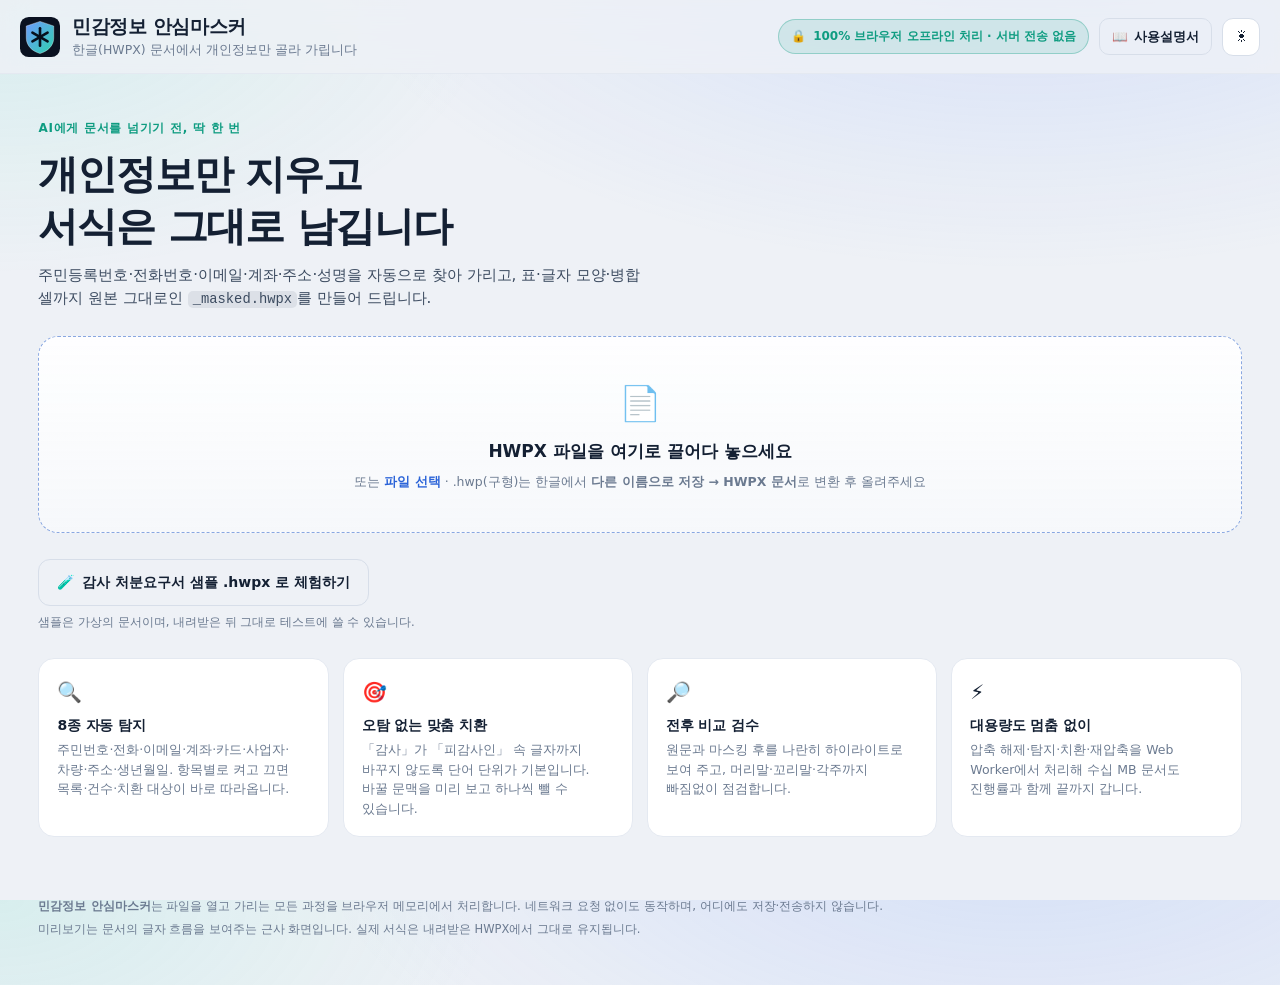
<file: index.html>
<!doctype html>
<html lang="ko">
<head>
<meta charset="utf-8">
<meta name="viewport" content="width=device-width, initial-scale=1, viewport-fit=cover">
<title>민감정보 안심마스커 — HWPX 개인정보 가리기</title>
<meta name="description" content="한글(HWPX) 문서의 주민등록번호·전화번호·이메일·계좌·주소·성명을 브라우저 안에서만 가립니다. 파일은 서버로 전송되지 않고, 원본 서식은 그대로 유지됩니다.">
<meta name="theme-color" content="#0b1220">
<link rel="canonical" href="https://hwpx-masker.vercel.app/">
<meta property="og:url" content="https://hwpx-masker.vercel.app/">
<meta property="og:site_name" content="민감정보 안심마스커">
<meta property="og:locale" content="ko_KR">
<meta property="og:title" content="민감정보 안심마스커">
<meta property="og:description" content="HWPX 문서의 민감정보를 100% 브라우저에서 가립니다. 서버 전송 없음.">
<meta property="og:type" content="website">
<meta property="og:image" content="https://hwpx-masker.vercel.app/assets/og-image.png">
<meta property="og:image:width" content="1200">
<meta property="og:image:height" content="630">
<meta property="og:image:alt" content="민감정보 안심마스커 — 한글(HWPX) 문서의 개인정보만 골라 가립니다">
<meta name="twitter:card" content="summary_large_image">
<meta name="twitter:title" content="민감정보 안심마스커">
<meta name="twitter:description" content="HWPX 문서의 민감정보를 100% 브라우저에서 가립니다. 서버 전송 없음.">
<meta name="twitter:image" content="https://hwpx-masker.vercel.app/assets/og-image.png">
<link rel="icon" href="./favicon.svg" type="image/svg+xml">
<link rel="apple-touch-icon" href="https://hwpx-masker.vercel.app/assets/og-image.png">
<link rel="stylesheet" href="./assets/styles.css">
</head>
<body>
<a class="skip" href="#workspace">본문으로 건너뛰기</a>

<header class="topbar">
  <div class="brand">
    <img class="logo" src="./favicon.svg" alt="" width="40" height="40">
    <div class="brand-text">
      <h1>민감정보 안심마스커</h1>
      <p class="tagline">한글(HWPX) 문서에서 개인정보만 골라 가립니다</p>
    </div>
  </div>
  <div class="topbar-right">
    <p class="badge" title="파일은 브라우저 메모리에서만 처리되며 외부로 전송되지 않습니다.">
      <span class="badge-lock" aria-hidden="true">🔒</span>
      <span class="badge-long">100% 브라우저 오프라인 처리 · 서버 전송 없음</span>
      <span class="badge-short">서버 전송 없음</span>
    </p>
    <button id="guideBtn" class="btn small ghost guide-btn" type="button" aria-haspopup="dialog" aria-controls="guideModal" aria-label="사용설명서 열기" title="사용설명서 열기">
      <span aria-hidden="true">📖</span><span class="guide-label">사용설명서</span>
    </button>
    <button id="themeBtn" class="icon-btn" type="button" aria-label="화면 테마 바꾸기" title="라이트/다크 전환">
      <span id="themeIcon" aria-hidden="true">☾</span>
    </button>
  </div>
</header>

<main id="app">
  <!-- ───────────────────────────── 시작 화면 ───────────────────────────── -->
  <section id="landing" class="landing">
    <div class="hero">
      <p class="eyebrow">AI에게 문서를 넘기기 전, 딱 한 번</p>
      <h2>개인정보만 지우고<br>서식은 그대로 남깁니다</h2>
      <p class="hero-sub">
        주민등록번호·전화번호·이메일·계좌·주소·성명을 자동으로 찾아 가리고,
        표·글자 모양·병합 셀까지 원본 그대로인 <code>_masked.hwpx</code>를 만들어 드립니다.
      </p>
    </div>

    <div id="dropzone" class="dropzone" role="button" tabindex="0" aria-label="HWPX 파일 선택 또는 끌어다 놓기">
      <div class="dropzone-icon" aria-hidden="true">📄</div>
      <p class="dz-title">HWPX 파일을 여기로 끌어다 놓으세요</p>
      <p class="dz-sub">또는 <span class="link">파일 선택</span> · .hwp(구형)는 한글에서 <b>다른 이름으로 저장 → HWPX 문서</b>로 변환 후 올려주세요</p>
      <input type="file" id="fileInput" accept=".hwpx,application/hwp+zip" hidden>
    </div>

    <div class="landing-actions">
      <button id="sampleBtn" class="btn ghost" type="button">
        <span aria-hidden="true">🧪</span> 감사 처분요구서 샘플 .hwpx 로 체험하기
      </button>
      <p class="micro">샘플은 가상의 문서이며, 내려받은 뒤 그대로 테스트에 쓸 수 있습니다.</p>
    </div>

    <ul class="feat">
      <li>
        <span class="feat-ico" aria-hidden="true">🔍</span>
        <h3>8종 자동 탐지</h3>
        <p>주민번호·전화·이메일·계좌·카드·사업자·차량·주소·생년월일. 항목별로 켜고 끄면 목록·건수·치환 대상이 바로 따라옵니다.</p>
      </li>
      <li>
        <span class="feat-ico" aria-hidden="true">🎯</span>
        <h3>오탐 없는 맞춤 치환</h3>
        <p>「감사」가 「피감사인」 속 글자까지 바꾸지 않도록 단어 단위가 기본입니다. 바꿀 문맥을 미리 보고 하나씩 뺄 수 있습니다.</p>
      </li>
      <li>
        <span class="feat-ico" aria-hidden="true">🔎</span>
        <h3>전후 비교 검수</h3>
        <p>원문과 마스킹 후를 나란히 하이라이트로 보여 주고, 머리말·꼬리말·각주까지 빠짐없이 점검합니다.</p>
      </li>
      <li>
        <span class="feat-ico" aria-hidden="true">⚡</span>
        <h3>대용량도 멈춤 없이</h3>
        <p>압축 해제·탐지·치환·재압축을 Web Worker에서 처리해 수십 MB 문서도 진행률과 함께 끝까지 갑니다.</p>
      </li>
    </ul>
  </section>

  <!-- ───────────────────────────── 작업 화면 ───────────────────────────── -->
  <section id="workspace" class="workspace" hidden>
    <div class="workspace-head">
      <div class="file-info">
        <span class="file-ico" aria-hidden="true">📄</span>
        <div>
          <p id="fileName" class="file-name">-</p>
          <p id="fileMeta" class="file-meta">-</p>
        </div>
      </div>
      <div class="head-actions">
        <button id="reloadBtn" class="btn small ghost" type="button">다른 파일 열기</button>
      </div>
    </div>

    <div class="workspace-grid">
      <div class="preview-pane card">
        <div class="pane-head">
          <h2>문서 미리보기</h2>
          <div class="view-seg" role="tablist" aria-label="미리보기 방식">
            <button type="button" class="seg-btn is-on" data-view="masked" role="tab" aria-selected="true">마스킹 후</button>
            <button type="button" class="seg-btn" data-view="original" role="tab" aria-selected="false">원문</button>
            <button type="button" class="seg-btn" data-view="compare" role="tab" aria-selected="false">전후 비교</button>
          </div>
          <p id="previewHint" class="hint">가려질 곳은 <mark class="mk">이렇게</mark> 표시됩니다 · 단어를 더블클릭하거나 드래그하면 맞춤 치환에 추가됩니다</p>
        </div>
        <div id="preview" class="preview" aria-label="문서 미리보기"></div>
        <div id="previewNote" class="preview-note" hidden></div>
      </div>

      <aside class="side">
        <section class="card summary" aria-labelledby="summaryTitle">
          <h2 id="summaryTitle">한눈에 보기</h2>
          <div class="stats">
            <div class="stat"><span id="statItems" class="stat-num">0</span><span class="stat-label">가릴 항목</span></div>
            <div class="stat"><span id="statHits" class="stat-num">0</span><span class="stat-label">치환 위치</span></div>
            <div class="stat"><span id="statOff" class="stat-num">0</span><span class="stat-label">제외</span></div>
          </div>
          <p id="summaryMsg" class="summary-msg">파일을 불러오는 중입니다…</p>
        </section>

        <section class="card" aria-labelledby="catTitle">
          <div class="card-head">
            <h2 id="catTitle">자동 탐지</h2>
            <button id="catAllBtn" class="link-btn" type="button">전체 끄기</button>
          </div>
          <ul id="catList" class="cat-list"></ul>
        </section>

        <section class="card" aria-labelledby="customTitle">
          <div class="card-head">
            <h2 id="customTitle">성명·부서·금액 맞춤 치환</h2>
          </div>
          <p class="card-note">표 라벨(<b>성명·대상자·피감사인·부서·소속·기관명·업체명</b>) 옆 값만 자동으로 추천합니다. 무작위 2~4글자 탐지는 하지 않습니다.</p>
          <div id="labelList" class="label-list"></div>
          <form id="addForm" class="add-form" autocomplete="off">
            <label class="sr-only" for="addInput">문서에서 가릴 단어</label>
            <input id="addInput" type="text" placeholder="예: 홍길동, 감사실, 3,250,000원" maxlength="40">
            <select id="addStyle" aria-label="가리는 방식">
              <option value="auto">자동</option>
              <option value="center">가운데 가리기 (홍OO)</option>
              <option value="tail">끝 가리기 (OO실)</option>
              <option value="all">전부 가리기 (***)</option>
              <option value="amount">금액 가리기 (*,***,***원)</option>
            </select>
            <button class="btn small" type="submit">추가</button>
          </form>
          <p id="addHint" class="form-hint" role="status"></p>

          <div id="affectPanel" class="affect" hidden>
            <p class="affect-title" id="affectTitle">「<b id="affectWord"></b>」을(를) 어디까지 바꿀까요?</p>
            <div class="affect-modes" role="radiogroup" aria-label="일치 방식">
              <label class="mode-opt">
                <input type="radio" name="affectMode" value="word" checked>
                <span>단어 일치 <b>권장</b></span>
                <span id="affectWordCount" class="mode-count">0곳</span>
              </label>
              <label class="mode-opt">
                <input type="radio" name="affectMode" value="partial">
                <span>부분 일치</span>
                <span id="affectPartialCount" class="mode-count">0곳</span>
              </label>
            </div>
            <p id="affectNote" class="affect-note"></p>
            <ul id="affectList" class="affect-list" aria-label="영향을 받는 문맥"></ul>
            <div class="affect-foot">
              <span id="affectSum" class="affect-sum">0곳을 가립니다</span>
              <div class="affect-btns">
                <button id="affectCancel" type="button" class="btn small ghost">취소</button>
                <button id="affectApply" type="button" class="btn small primary">이대로 가리기</button>
              </div>
            </div>
          </div>
        </section>

        <section class="card" aria-labelledby="listTitle">
          <div class="card-head">
            <h2 id="listTitle">가릴 항목</h2>
            <span id="listCount" class="count-pill">0</span>
          </div>
          <ul id="itemList" class="item-list"></ul>
          <p id="emptyItems" class="card-note" hidden>탐지된 항목이 없습니다. 문서에 개인정보가 없다면 그대로 내려받아도 됩니다.</p>
        </section>

        <section class="card" id="regionCard" aria-labelledby="regionTitle" hidden>
          <div class="card-head">
            <h2 id="regionTitle">본문 외 영역 점검</h2>
            <span id="regionCount" class="count-pill">0</span>
          </div>
          <ul id="regionList" class="region-list"></ul>
          <p class="card-note small">머리말·꼬리말·각주·미주·글상자도 본문과 같은 규칙으로 가립니다.</p>
        </section>

        <section class="card" aria-labelledby="presetTitle">
          <div class="card-head">
            <h2 id="presetTitle">자주 쓰는 마스킹 세트</h2>
            <span id="presetCount" class="count-pill">0</span>
          </div>
          <p class="card-note">지금 설정(탐지 항목 + 맞춤 치환 규칙)을 이름 붙여 <b>이 브라우저에만</b> 저장합니다.</p>
          <form id="presetForm" class="preset-form" autocomplete="off">
            <label class="sr-only" for="presetName">세트 이름</label>
            <input id="presetName" type="text" maxlength="24" placeholder="예: 감사보고서 기본">
            <button class="btn small" type="submit">저장</button>
          </form>
          <ul id="presetList" class="preset-list"></ul>
          <button id="presetClear" class="link-btn danger" type="button">저장된 프리셋 모두 지우기</button>
          <p id="presetHint" class="form-hint" role="status"></p>
        </section>

        <section class="card export" aria-labelledby="exportTitle">
          <h2 id="exportTitle">내보내기</h2>
          <button id="downloadBtn" class="btn primary block" type="button">
            <span aria-hidden="true">⬇︎</span> <span id="downloadLabel">_masked.hwpx 다운로드</span>
          </button>
          <button id="copyBtn" class="btn block" type="button">
            <span aria-hidden="true">📋</span> AI 입력용 마스킹 텍스트 복사
          </button>
          <label class="switch">
            <input id="resetMeta" type="checkbox" checked>
            <span>문서 메타데이터도 초기화 <em>(작성자·최종수정자·제목·요약·경로)</em></span>
          </label>
          <label class="switch">
            <input id="cleanTrace" type="checkbox" checked>
            <span>문서 미리보기 흔적(<code>PrvText</code>·썸네일)도 함께 정리</span>
          </label>
          <p class="card-note small">원본 파일은 그대로 두고, 이름 뒤에 <code>_masked</code>가 붙은 새 파일로 저장합니다.</p>
        </section>
      </aside>
    </div>
  </section>
</main>

<!-- ─────────────── 사용설명서 모달 (iframe · ?embed=1 로 설명서 자체 상단 바 숨김) ─────────────── -->
<div id="guideModal" class="guide-modal" role="dialog" aria-modal="true" aria-labelledby="guideModalTitle" aria-hidden="true">
  <div class="guide-modal-box">
    <div class="guide-modal-head">
      <div class="guide-modal-title" id="guideModalTitle">
        <span aria-hidden="true">📖</span><span class="t">민감정보 안심마스커 사용설명서</span>
      </div>
      <div class="guide-modal-actions">
        <a class="btn small ghost guide-newwin" href="./guide.html" target="_blank" rel="noopener" title="새 창으로 열기"><span aria-hidden="true">↗</span><span class="guide-newwin-label">새 창으로</span><span class="guide-newwin-short">새 창</span></a>
        <button id="guideCloseBtn" class="btn small primary guide-close" type="button" aria-label="사용설명서 닫기"><span aria-hidden="true">✕</span><span>닫기</span></button>
      </div>
    </div>
    <iframe id="guideFrame" class="guide-modal-frame" title="민감정보 안심마스커 사용설명서" src="about:blank"></iframe>
  </div>
</div>

<footer class="footer">
  <p><b>민감정보 안심마스커</b>는 파일을 열고 가리는 모든 과정을 브라우저 메모리에서 처리합니다. 네트워크 요청 없이도 동작하며, 어디에도 저장·전송하지 않습니다.</p>
  <p class="micro">미리보기는 문서의 글자 흐름을 보여주는 근사 화면입니다. 실제 서식은 내려받은 HWPX에서 그대로 유지됩니다.</p>
</footer>

<div id="toast" class="toast" role="status" aria-live="polite" hidden></div>
<div id="busy" class="busy" hidden>
  <div class="busy-box">
    <span class="spinner" aria-hidden="true"></span>
    <div class="busy-lines">
      <span id="busyText">처리 중…</span>
      <div class="progress" role="progressbar" aria-valuemin="0" aria-valuemax="100" aria-valuenow="0">
        <span id="busyBar"></span>
      </div>
    </div>
    <span id="busyPct" class="busy-pct">0%</span>
  </div>
</div>
<div id="dropOverlay" class="drop-overlay" hidden><p>여기에 놓으면 바로 열립니다</p></div>

<script src="./assets/jszip.min.js"></script>
<script src="./assets/sample-data.js"></script>
<script src="./assets/engine.js"></script>
<script src="./assets/app.js"></script>
<script>
  /* ── 사용설명서(guide.html) 모달 ─────────────────────────────
     앱 안에서는 iframe(./guide.html?embed=1)으로 열어 설명서 자체 상단 바를 숨기고,
     '새 창으로'(./guide.html)는 상단 바(인쇄·PDF 저장·창 닫기)가 그대로 보입니다.
     닫기: 헤더 닫기 버튼 · 설명서 내부 '창 닫기'(postMessage) · ESC · 배경 클릭. */
  (function () {
    const GUIDE_EMBED_SRC = './guide.html?embed=1';
    const modal = document.getElementById('guideModal');
    const frame = document.getElementById('guideFrame');
    const btnOpen = document.getElementById('guideBtn');
    const btnClose = document.getElementById('guideCloseBtn');
    if (!modal || !frame || !btnOpen) return;

    function openGuideModal() {
      const src = frame.getAttribute('src');
      if (!src || src === 'about:blank') frame.setAttribute('src', GUIDE_EMBED_SRC);
      modal.classList.add('open');
      modal.setAttribute('aria-hidden', 'false');
      document.body.style.overflow = 'hidden';
      if (btnClose) btnClose.focus();
    }

    function closeGuideModal() {
      if (!modal.classList.contains('open')) return;
      modal.classList.remove('open');
      modal.setAttribute('aria-hidden', 'true');
      document.body.style.overflow = '';
      try { btnOpen.focus(); } catch (e) {}
    }

    window.openGuideModal = openGuideModal;
    window.closeGuideModal = closeGuideModal;

    btnOpen.addEventListener('click', openGuideModal);
    if (btnClose) btnClose.addEventListener('click', closeGuideModal);
    modal.addEventListener('click', (e) => { if (e.target === modal) closeGuideModal(); });

    // 설명서 안의 '창 닫기'에서 온 닫기 요청
    window.addEventListener('message', (e) => {
      if (!frame.contentWindow || e.source !== frame.contentWindow) return;
      const d = e.data;
      if (d === 'masker-guide-close' || (d && d.type === 'masker-guide-close')) closeGuideModal();
    });

    // ESC — 다른 단축키 처리보다 먼저 모달을 닫습니다.
    window.addEventListener('keydown', (e) => {
      if (e.key !== 'Escape' || !modal.classList.contains('open')) return;
      e.stopPropagation();
      e.preventDefault();
      closeGuideModal();
    }, true);
  })();
</script>
</body>
</html>
</file>
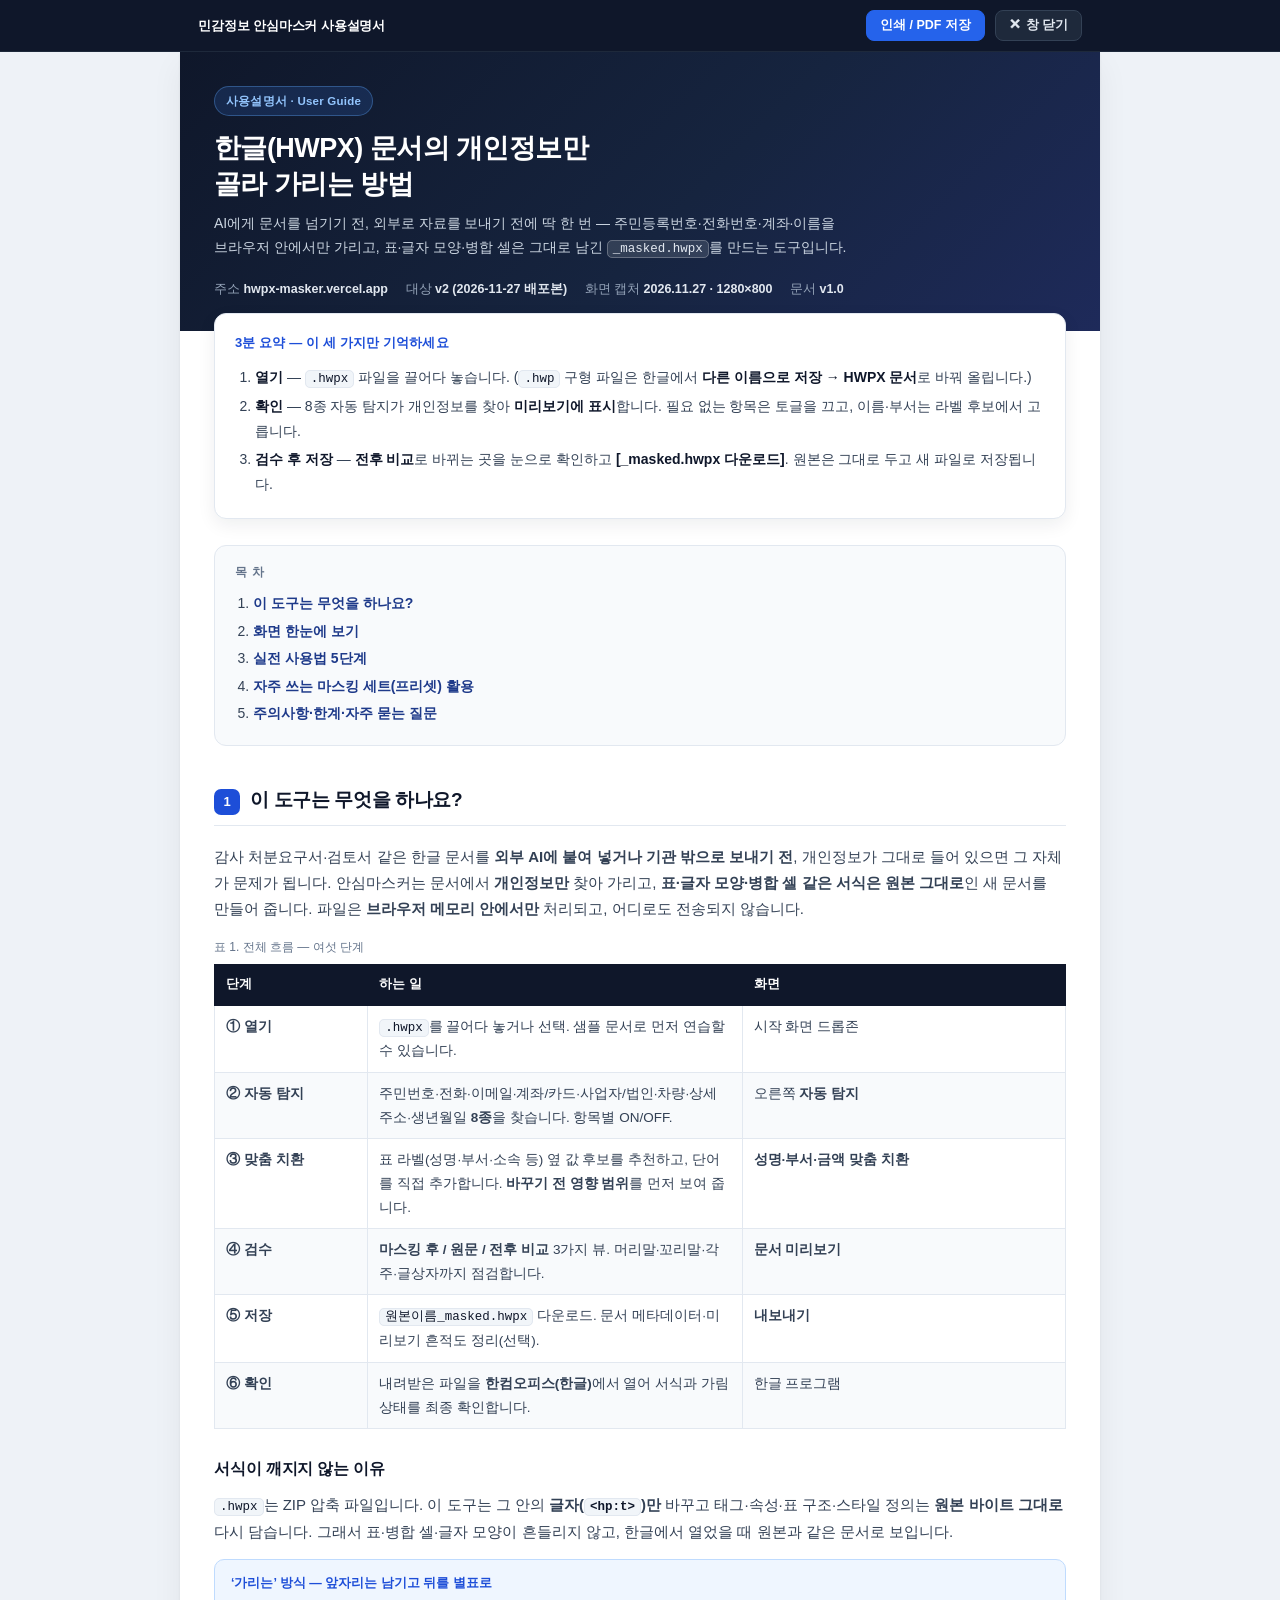
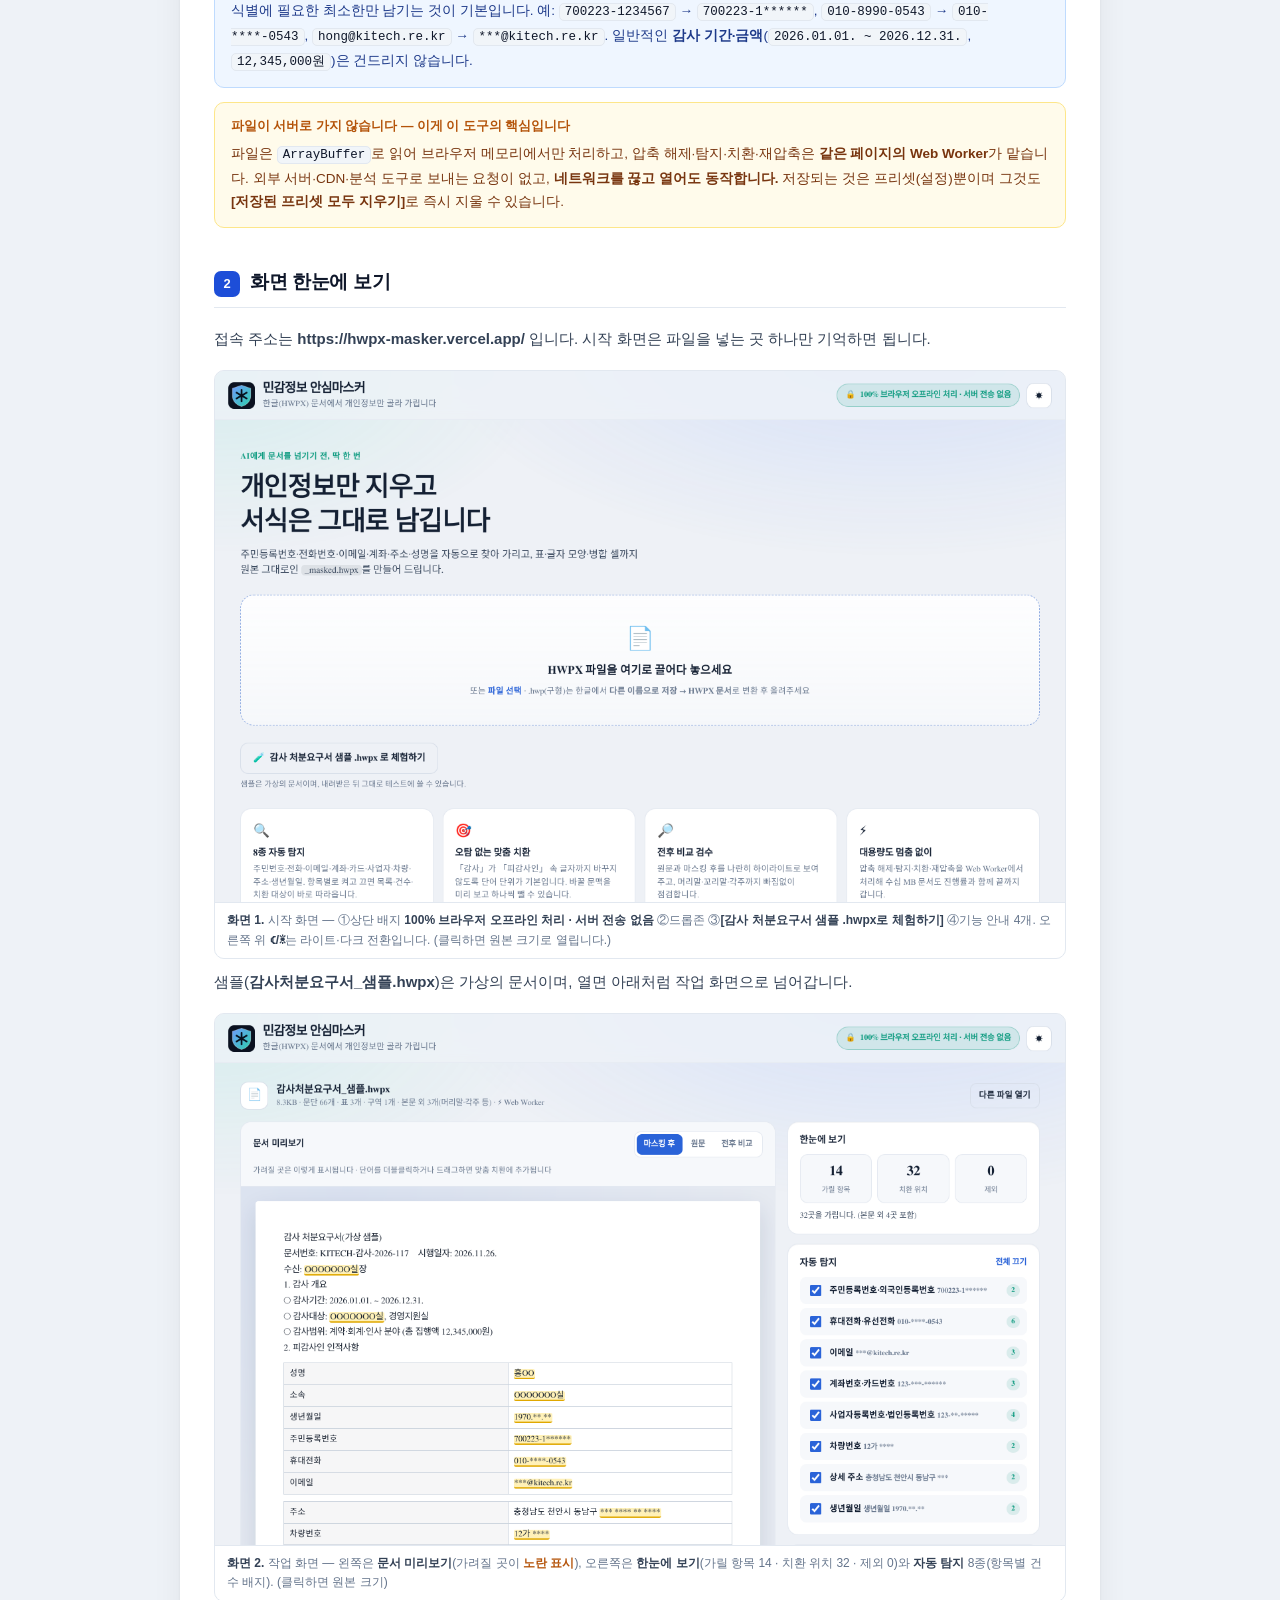
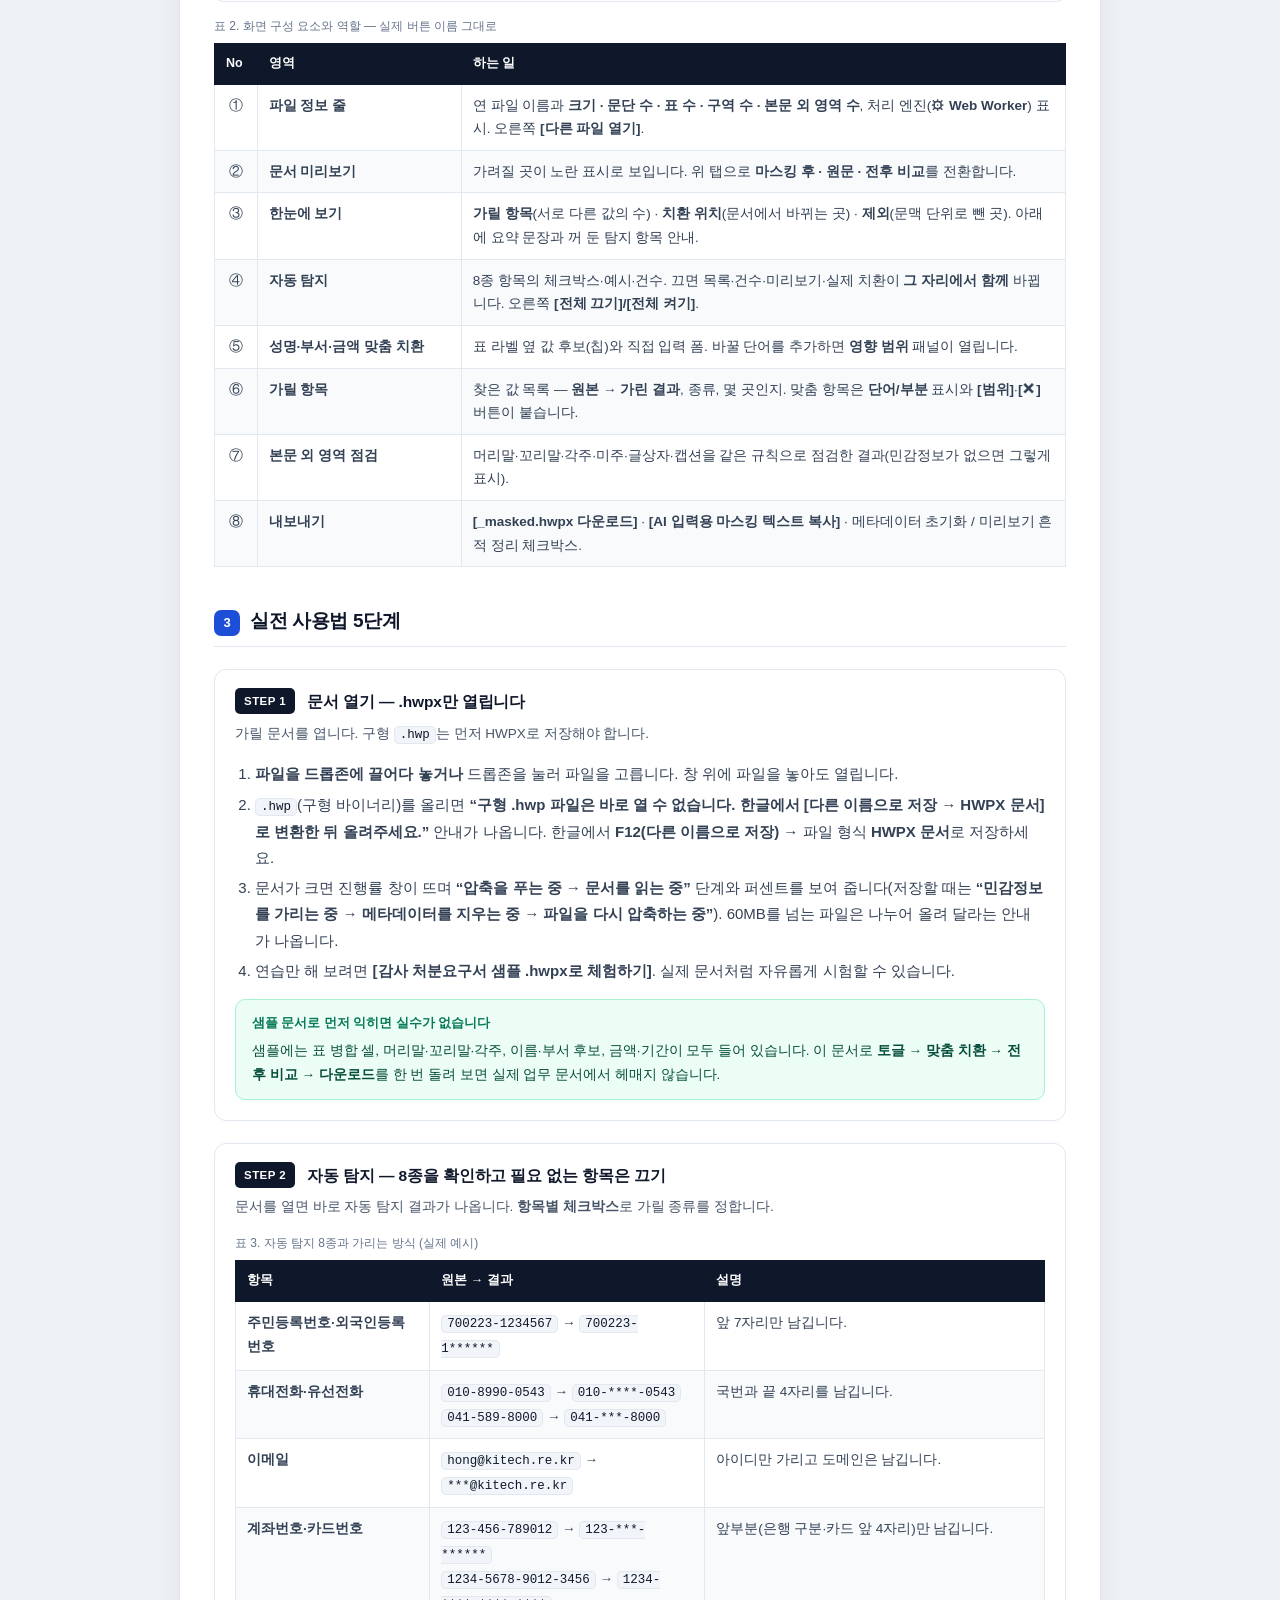
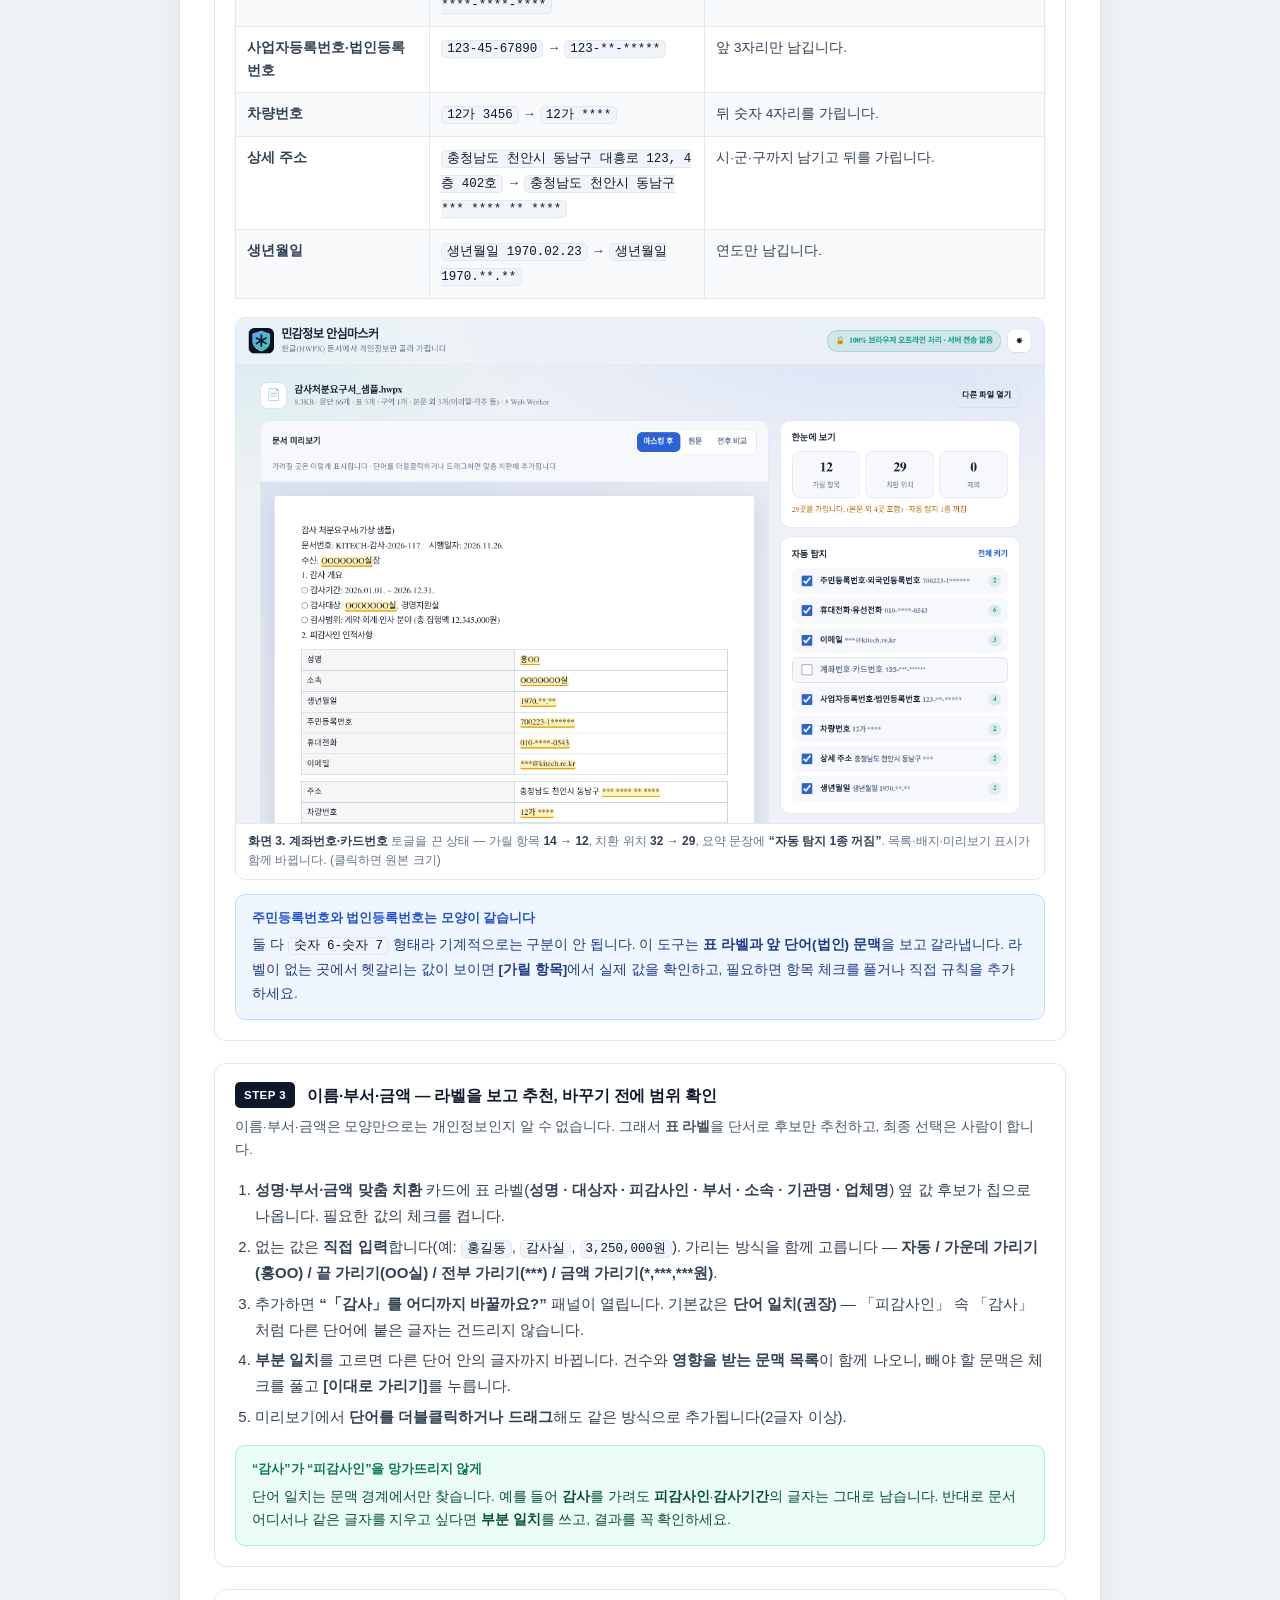
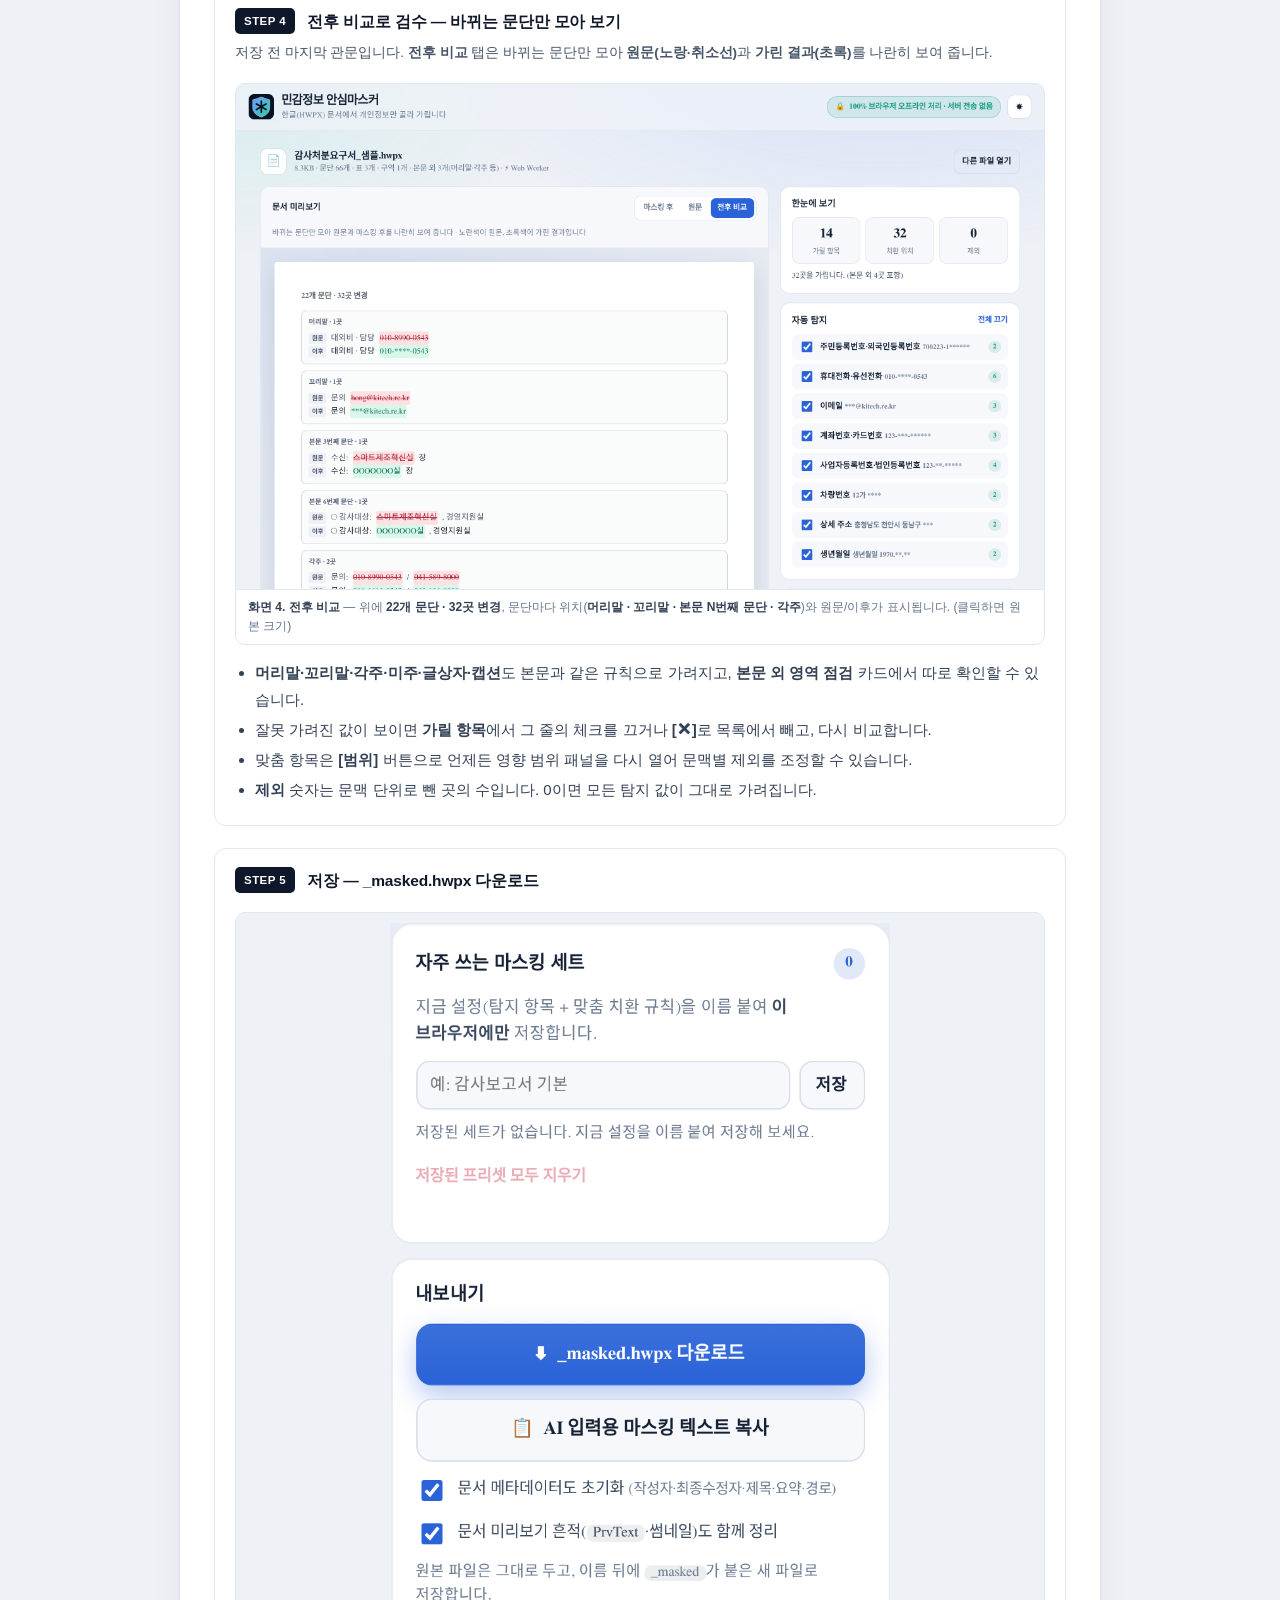
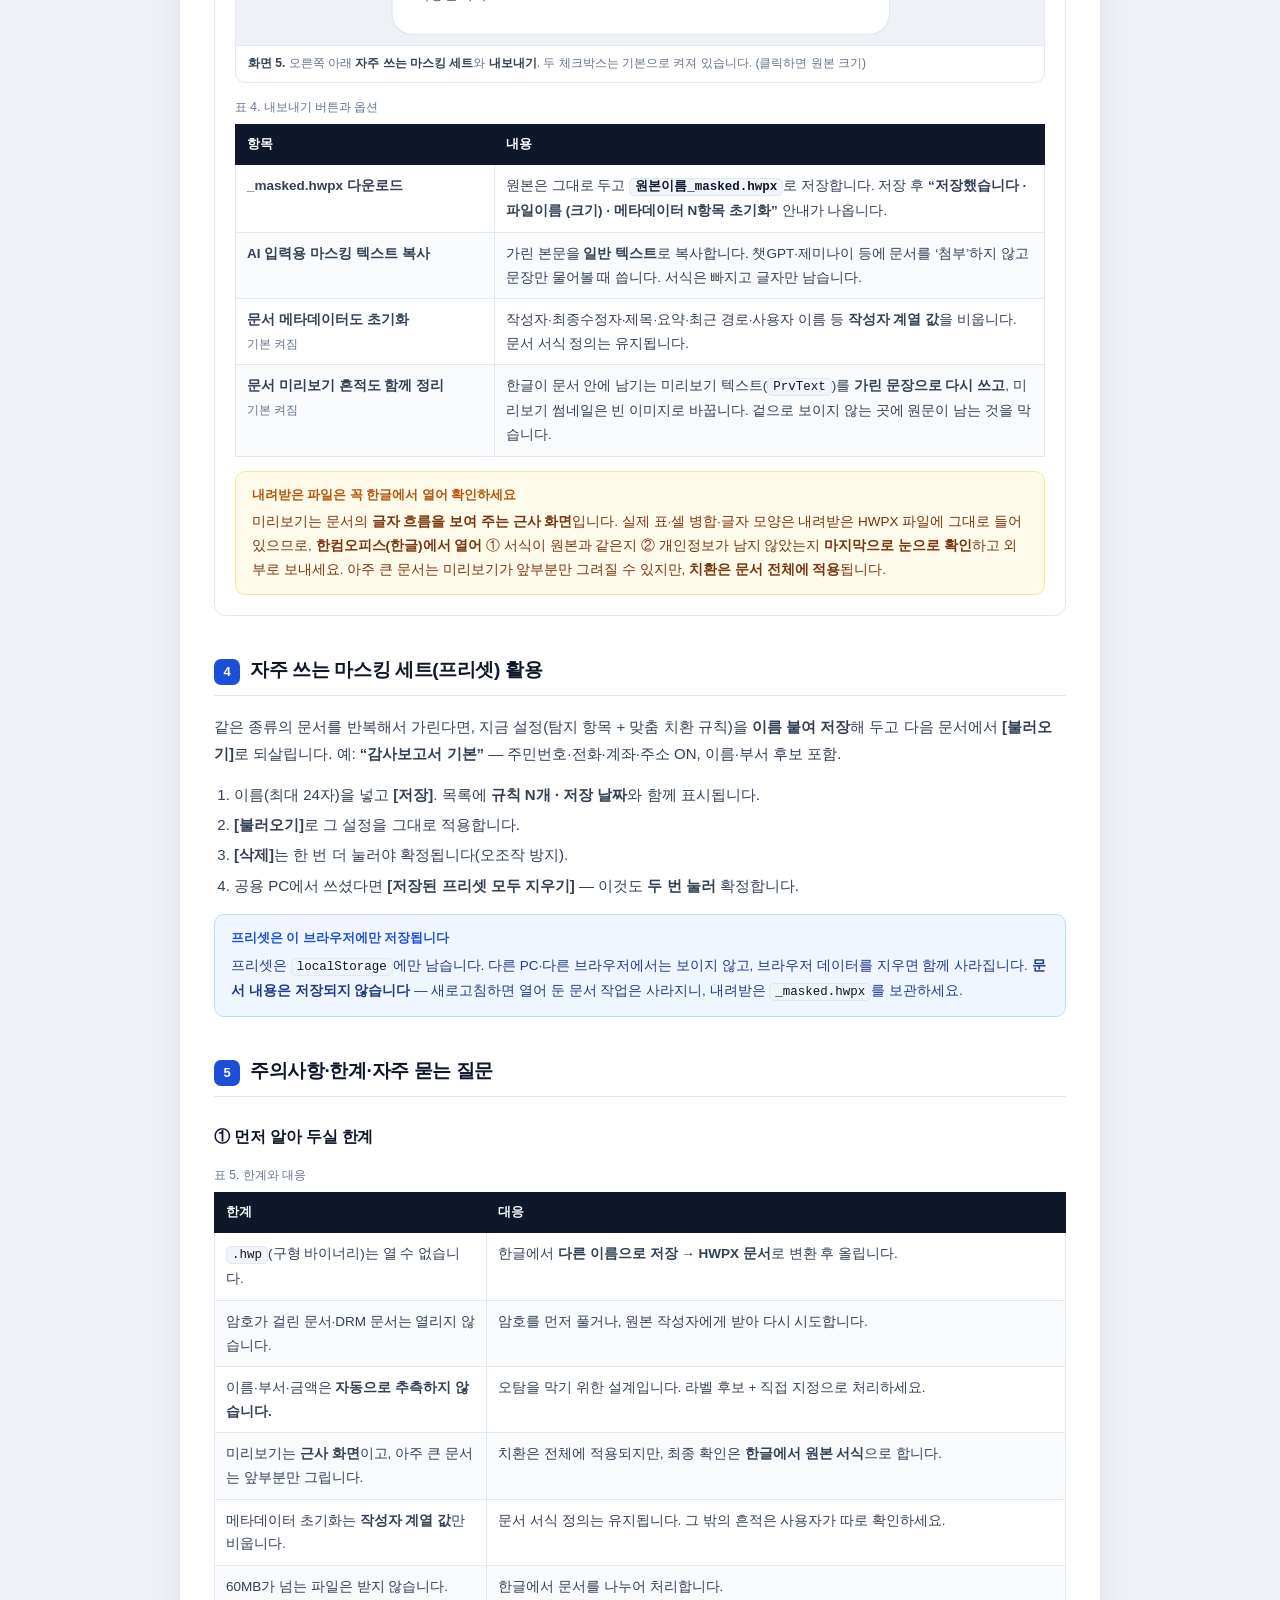
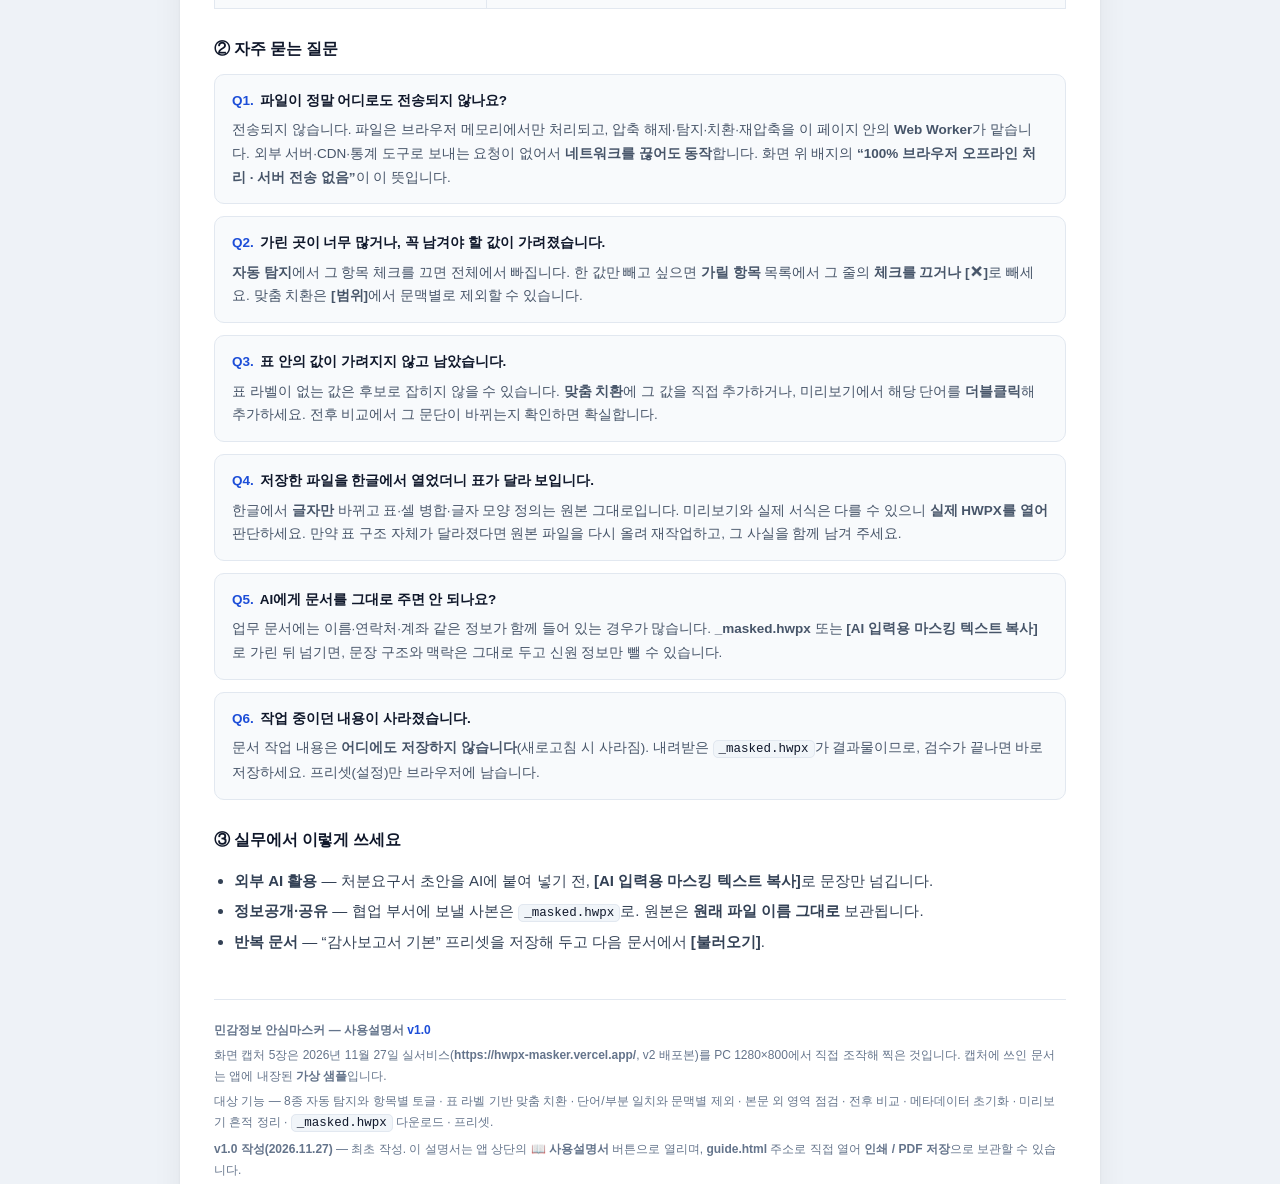
<file: guide.html>
<!DOCTYPE html>
<html lang="ko">
<head>
<meta charset="UTF-8">
<meta name="viewport" content="width=device-width, initial-scale=1.0">
<title>민감정보 안심마스커 사용설명서 | HWPX 개인정보 가리기</title>
<script>
  /* 인페이지 모달(iframe) 임베드 감지 — 이때만 설명서 자체 상단 바를 숨깁니다.
     독립 창·PC 팝업(window.open)에서는 window.self === window.top 이므로 상단 바가 그대로 보입니다. */
  (function () {
    var embedded = false;
    try { embedded = (window.self !== window.top); } catch (e) { embedded = true; }
    if (!embedded) {
      try { embedded = /(^|[?&])(embed|modal)=1(&|$)/.test(window.location.search); } catch (e) {}
    }
    if (embedded) {
      document.documentElement.className = (document.documentElement.className + ' is-embed').trim();
    }
  })();
</script>
<style>
  :root{
    --navy:#0f172a;
    --navy2:#1e293b;
    --blue:#1d4ed8;
    --blue-l:#2563eb;
    --ink:#334155;
    --ink-strong:#0f172a;
    --muted:#64748b;
    --line:#e2e8f0;
    --soft:#f8fafc;
  }
  *{box-sizing:border-box;}
  html{-webkit-text-size-adjust:100%;}
  body{
    margin:0;
    background:#eef2f7;
    color:var(--ink);
    font-family:"Pretendard","Pretendard Variable",-apple-system,BlinkMacSystemFont,"Apple SD Gothic Neo","Malgun Gothic","Noto Sans KR","Noto Sans CJK KR",sans-serif;
    font-size:15px;
    line-height:1.75;
    -webkit-font-smoothing:antialiased;
  }
  a{color:var(--blue);text-decoration:none;}
  a:hover{text-decoration:underline;}

  /* ── 상단 도구 막대 ─────────────────────────── */
  .toolbar{
    background:var(--navy);
    color:#e2e8f0;
    border-bottom:1px solid #1e293b;
    position:sticky;
    top:0;
    z-index:30;
  }
  .toolbar-inner{
    max-width:920px;
    margin:0 auto;
    padding:10px 18px;
    overflow:hidden;
  }
  .toolbar-title{
    float:left;
    padding-top:5px;
    font-size:13px;
    font-weight:700;
    letter-spacing:-0.01em;
    color:#fff;
    white-space:nowrap;
  }
  .toolbar-actions{
    float:right;
    white-space:nowrap;
  }
  .btn{
    display:inline-block;
    font-family:inherit;
    font-size:12.5px;
    font-weight:700;
    line-height:1;
    padding:8px 13px;
    border-radius:8px;
    border:1px solid #334155;
    background:#1e293b;
    color:#e2e8f0;
    cursor:pointer;
    margin-left:6px;
    transition:background .15s ease,border-color .15s ease;
  }
  .btn:hover{background:#334155;border-color:#475569;}
  .btn-primary{background:var(--blue-l);border-color:var(--blue-l);color:#fff;}
  .btn-primary:hover{background:#3b82f6;border-color:#3b82f6;}

  /* ── 인페이지 모달(iframe) 임베드: 자체 상단 바 숨김 ── */
  html.is-embed .toolbar{display:none!important;}
  html.is-embed body{background:#fff;}
  html.is-embed .page{max-width:none;box-shadow:none;border-radius:0;}
  html.is-embed .hero{padding-top:26px;}

  /* ── 본문 카드 ─────────────────────────────── */
  .page{
    max-width:920px;
    margin:0 auto;
    background:#fff;
    box-shadow:0 1px 3px rgba(15,23,42,.06),0 12px 32px rgba(15,23,42,.06);
    border-radius:0 0 14px 14px;
    overflow:hidden;
  }

  /* ── 히어로 ────────────────────────────────── */
  .hero{
    background:linear-gradient(135deg,#0f172a 0%,#16243f 55%,#1e2a5a 100%);
    color:#fff;
    padding:34px 34px 30px;
  }
  .hero-kicker{
    display:inline-block;
    font-size:11.5px;
    font-weight:700;
    letter-spacing:.02em;
    color:#93c5fd;
    background:rgba(59,130,246,.16);
    border:1px solid rgba(96,165,250,.35);
    border-radius:999px;
    padding:4px 11px;
    margin-bottom:14px;
  }
  .hero h1{
    margin:0 0 8px;
    font-size:27px;
    line-height:1.35;
    font-weight:800;
    letter-spacing:-0.02em;
    color:#fff;
  }
  .hero p{margin:0;color:#cbd5e1;font-size:14px;}
  .hero-meta{margin-top:18px;font-size:12.5px;color:#94a3b8;}
  .hero-meta span{display:inline-block;margin-right:14px;}
  .hero-meta b{color:#e2e8f0;font-weight:700;}

  .wrap{padding:0 34px 42px;}

  /* ── 3분 요약 ──────────────────────────────── */
  .quick{
    margin-top:-18px;
    background:#fff;
    border:1px solid var(--line);
    border-radius:12px;
    box-shadow:0 6px 18px rgba(15,23,42,.07);
    padding:18px 20px;
    position:relative;
  }
  .quick h2{
    margin:0 0 10px;
    font-size:13px;
    font-weight:800;
    color:var(--blue);
    letter-spacing:.01em;
  }
  .quick ol{
    margin:0;
    padding-left:20px;
    font-size:14px;
    color:var(--ink);
  }
  .quick ol li{margin:4px 0;}
  .quick ol li b{color:var(--ink-strong);}

  /* ── 목차 ──────────────────────────────────── */
  .toc{
    margin:26px 0 8px;
    border:1px solid var(--line);
    border-radius:12px;
    background:var(--soft);
    padding:16px 20px;
  }
  .toc h2{
    margin:0 0 8px;
    font-size:12px;
    font-weight:800;
    color:var(--muted);
    letter-spacing:.06em;
  }
  .toc ol{margin:0;padding-left:18px;font-size:14px;}
  .toc li{margin:3px 0;}
  .toc li a{font-weight:600;color:#1e3a8a;}

  /* ── 섹션 ──────────────────────────────────── */
  section{margin-top:40px;}
  .sec-head{
    display:table;
    width:100%;
    border-bottom:1px solid var(--line);
    padding-bottom:10px;
    margin-bottom:18px;
  }
  .sec-num{
    display:table-cell;
    width:26px;
    vertical-align:top;
  }
  .sec-num span{
    display:block;
    width:26px;height:26px;
    border-radius:7px;
    background:var(--blue);
    color:#fff;
    font-size:13px;
    font-weight:800;
    text-align:center;
    line-height:26px;
    margin-top:3px;
  }
  .sec-head h2{
    display:table-cell;
    vertical-align:top;
    padding-left:10px;
    margin:0;
    font-size:19px;
    font-weight:800;
    color:var(--ink-strong);
    letter-spacing:-0.02em;
    line-height:1.45;
  }
  h3{
    font-size:15.5px;
    font-weight:800;
    color:var(--ink-strong);
    margin:26px 0 8px;
    letter-spacing:-0.01em;
  }
  h4{
    font-size:14px;
    font-weight:800;
    color:#1e293b;
    margin:18px 0 6px;
  }
  p{margin:10px 0;}
  ul,ol{padding-left:20px;}
  li{margin:4px 0;}
  code{
    font-family:ui-monospace,SFMono-Regular,Menlo,Consolas,monospace;
    font-size:12.5px;
    background:#f1f5f9;
    border:1px solid #e2e8f0;
    border-radius:5px;
    padding:1px 5px;
    color:#0f172a;
  }
  .kbd{
    display:inline-block;
    font-family:ui-monospace,SFMono-Regular,Menlo,Consolas,monospace;
    font-size:11.5px;
    font-weight:700;
    padding:1px 6px;
    border-radius:5px;
    border:1px solid #cbd5e1;
    background:#f8fafc;
    color:#334155;
  }

  /* ── 표 ────────────────────────────────────── */
  .tbl-wrap{overflow-x:auto;margin:14px 0 6px;}
  table{
    width:100%;
    border-collapse:collapse;
    font-size:13.5px;
    background:#fff;
  }
  caption{
    caption-side:top;
    text-align:left;
    font-size:12px;
    color:var(--muted);
    padding-bottom:6px;
  }
  th,td{
    border:1px solid var(--line);
    padding:9px 11px;
    vertical-align:top;
    text-align:left;
  }
  thead th{
    background:#0f172a;
    color:#fff;
    font-weight:700;
    font-size:12.5px;
    border-color:#0f172a;
    white-space:nowrap;
  }
  tbody tr:nth-child(even) td{background:#f8fafc;}
  td.num{text-align:right;white-space:nowrap;font-variant-numeric:tabular-nums;font-weight:700;color:var(--ink-strong);}
  td.c{text-align:center;white-space:nowrap;}
  .tag{
    display:inline-block;
    font-size:11.5px;
    font-weight:700;
    padding:1px 7px;
    border-radius:5px;
    white-space:nowrap;
  }
  .tag-ok{background:#d1fae5;color:#065f46;border:1px solid #a7f3d0;}
  .tag-bad{background:#ffe4e6;color:#9f1239;border:1px solid #fecdd3;}
  .tag-mid{background:#fef3c7;color:#92400e;border:1px solid #fde68a;}
  .tag-ind{background:#dbeafe;color:#1e40af;border:1px solid #bfdbfe;}

  /* ── 강조 박스 ─────────────────────────────── */
  .box{
    border-radius:10px;
    padding:13px 16px;
    margin:14px 0;
    font-size:13.5px;
    border:1px solid;
  }
  .box p:first-child{margin-top:0;}
  .box p:last-child{margin-bottom:0;}
  .box .box-t{
    display:block;
    font-weight:800;
    font-size:12.5px;
    margin-bottom:4px;
  }
  .note{background:#eff6ff;border-color:#bfdbfe;color:#1e3a8a;}
  .note .box-t{color:#1d4ed8;}
  .warn{background:#fffbeb;border-color:#fde68a;color:#78350f;}
  .warn .box-t{color:#b45309;}
  .tip{background:#ecfdf5;border-color:#a7f3d0;color:#064e3b;}
  .tip .box-t{color:#047857;}

  /* ── 그림 ──────────────────────────────────── */
  figure{
    margin:18px 0 6px;
    border:1px solid var(--line);
    border-radius:10px;
    overflow:hidden;
    background:#f1f5f9;
  }
  figure a{display:block;line-height:0;}
  figure img{display:block;width:100%;height:auto;}
  figcaption{
    font-size:12px;
    color:var(--muted);
    padding:8px 12px;
    border-top:1px solid var(--line);
    background:#fff;
    line-height:1.6;
  }
  figcaption b{color:#334155;}
  .fig-portrait img{width:62%;margin:0 auto;}
  .fig-portrait a{display:flex;justify-content:center;background:#eef2f7;padding:10px 0;}

  /* ── 단계 ──────────────────────────────────── */
  .step{
    border:1px solid var(--line);
    border-radius:12px;
    padding:18px 20px 6px;
    margin:22px 0;
    background:#fff;
  }
  .step-head{margin-bottom:6px;}
  .step-badge{
    display:inline-block;
    background:var(--navy);
    color:#fff;
    font-size:11.5px;
    font-weight:800;
    letter-spacing:.04em;
    padding:3px 9px;
    border-radius:5px;
    margin-right:8px;
    vertical-align:2px;
  }
  .step-head h3{
    display:inline;
    margin:0;
    font-size:15.5px;
  }
  .step .lead{
    font-size:13.5px;
    color:#475569;
    margin:6px 0 0;
  }

  /* ── 버튼 설명 칩 ──────────────────────────── */
  .chiprow{margin:10px 0 4px;}
  .chip{
    display:inline-block;
    font-size:12px;
    font-weight:700;
    padding:2px 9px;
    border-radius:6px;
    margin:0 6px 6px 0;
    white-space:nowrap;
  }
  .chip-ui{background:#1e293b;color:#fff;}
  .chip-g{background:#2563eb;color:#fff;}
  .chip-e{background:#059669;color:#fff;}
  .chip-copy{background:#fff;color:#334155;border:1px solid #cbd5e1;}

  /* ── FAQ ───────────────────────────────────── */
  .faq{border:1px solid var(--line);border-radius:10px;padding:14px 17px;margin:12px 0;background:var(--soft);}
  .faq .q{
    font-size:13.5px;
    font-weight:800;
    color:var(--ink-strong);
    margin:0 0 6px;
  }
  .faq .q span{color:var(--blue);margin-right:6px;}
  .faq .a{margin:0;font-size:13.5px;color:#475569;}

  /* ── 푸터 ──────────────────────────────────── */
  footer{
    margin-top:44px;
    border-top:1px solid var(--line);
    padding-top:16px;
    font-size:12px;
    color:var(--muted);
  }
  footer p{margin:4px 0;}

  /* ── 좁은 화면 ─────────────────────────────── */
  @media (max-width:640px){
    body{font-size:14.5px;}
    .hero{padding:26px 20px 24px;}
    .hero h1{font-size:21px;}
    .wrap{padding:0 20px 30px;}
    .quick{margin-top:-14px;padding:15px 16px;}
    .toolbar-inner{padding:9px 14px;}
    .btn{font-size:12px;padding:7px 10px;}
    .fig-portrait img{width:100%;}
    html.is-embed .hero{padding:22px 18px 20px;}
    html.is-embed .wrap{padding:0 18px 26px;}
  }

  /* ── 인쇄(PDF) ─────────────────────────────── */
  @media print{
    @page{
      size:A4;
      margin:14mm 13mm 15mm;
    }
    body{background:#fff;font-size:9.9pt;line-height:1.58;}
    section{margin-top:16px;}
    h3{margin:16px 0 6px;}
    h4{margin:12px 0 4px;}
    p{margin:7px 0;}
    .faq{padding:10px 14px;margin:9px 0;}
    .box{margin:10px 0;padding:10px 13px;}
    .toc{margin:14px 0 4px;padding:12px 16px;}
    .quick{padding:14px 16px;}
    .toolbar,.no-print{display:none!important;}
    .page{max-width:none;box-shadow:none;border-radius:0;margin:0;}
    .hero{padding:16px 0 12px;background:#fff;color:#0f172a;border-bottom:2px solid #0f172a;}
    .hero-kicker{color:#1d4ed8;background:#eff6ff;border-color:#bfdbfe;}
    .hero h1{font-size:19pt;color:#0f172a;}
    .hero p{color:#334155;}
    .hero-meta{color:#64748b;margin-top:8px;}
    .hero-meta b{color:#0f172a;}
    .wrap{padding:0;}
    .quick{margin-top:12px;box-shadow:none;border:1px solid #cbd5e1;page-break-inside:avoid;}
    .toc{page-break-inside:avoid;}
    section{page-break-before:auto;margin-top:20px;}
    .sec-head{page-break-after:avoid;}
    h3,h4{page-break-after:avoid;}
    figure,.box,.faq{page-break-inside:avoid;}
    .step{page-break-inside:auto;}
    .step-head{page-break-after:avoid;}
    figure{border-color:#cbd5e1;}
    figure.fig-portrait a{text-align:center;padding:0;}
    figure.fig-portrait img{width:58%;margin:0 auto;}
    figcaption{background:#fff;}
    thead{display:table-header-group;}
    caption{page-break-after:avoid;}
    tr{page-break-inside:avoid;}
    .tbl-wrap{overflow:visible;}
    .tbl-wrap.keep{page-break-inside:avoid;}
    table{font-size:9pt;page-break-inside:auto;}
    th,td{padding:5px 7px;}
    a{color:#1d4ed8;}
    .page-break{page-break-before:always;}
  }
</style>
</head>
<body>

<!-- ─────────────── 상단 도구 막대 ─────────────── -->
<div class="toolbar no-print">
  <div class="toolbar-inner">
    <span class="toolbar-title">민감정보 안심마스커 사용설명서</span>
    <div class="toolbar-actions">
      <a class="btn btn-primary" role="button" href="#" onclick="window.print();return false;"> 인쇄 / PDF 저장</a>
      <a class="btn" role="button" href="#" onclick="closeWindow();return false;">✕ 창 닫기</a>
    </div>
  </div>
</div>

<div class="page">

  <!-- ─────────────── 히어로 ─────────────── -->
  <header class="hero">
    <span class="hero-kicker">사용설명서 · User Guide</span>
    <h1>한글(HWPX) 문서의 개인정보만<br>골라 가리는 방법</h1>
    <p>AI에게 문서를 넘기기 전, 외부로 자료를 보내기 전에 딱 한 번 — 주민등록번호·전화번호·계좌·이름을<br>브라우저 안에서만 가리고, 표·글자 모양·병합 셀은 그대로 남긴 <code style="background:rgba(255,255,255,.12);border-color:rgba(255,255,255,.25);color:#e2e8f0;">_masked.hwpx</code>를 만드는 도구입니다.</p>
    <div class="hero-meta">
      <span>주소 <b>hwpx-masker.vercel.app</b></span>
      <span>대상 <b>v2 (2026-11-27 배포본)</b></span>
      <span>화면 캡처 <b>2026.11.27 · 1280×800</b></span>
      <span>문서 <b>v1.0</b></span>
    </div>
  </header>

  <div class="wrap">

    <!-- ─────────────── 3분 요약 ─────────────── -->
    <div class="quick">
      <h2>3분 요약 — 이 세 가지만 기억하세요</h2>
      <ol>
        <li><b>열기</b> — <code>.hwpx</code> 파일을 끌어다 놓습니다. (<code>.hwp</code> 구형 파일은 한글에서 <b>다른 이름으로 저장 → HWPX 문서</b>로 바꿔 올립니다.)</li>
        <li><b>확인</b> — 8종 자동 탐지가 개인정보를 찾아 <b>미리보기에 표시</b>합니다. 필요 없는 항목은 토글을 끄고, 이름·부서는 라벨 후보에서 고릅니다.</li>
        <li><b>검수 후 저장</b> — <b>전후 비교</b>로 바뀌는 곳을 눈으로 확인하고 <b>[_masked.hwpx 다운로드]</b>. 원본은 그대로 두고 새 파일로 저장됩니다.</li>
      </ol>
    </div>

    <!-- ─────────────── 목차 ─────────────── -->
    <nav class="toc no-print">
      <h2>목 차</h2>
      <ol>
        <li><a href="#s1">이 도구는 무엇을 하나요?</a></li>
        <li><a href="#s2">화면 한눈에 보기</a></li>
        <li><a href="#s3">실전 사용법 5단계</a></li>
        <li><a href="#s4">자주 쓰는 마스킹 세트(프리셋) 활용</a></li>
        <li><a href="#s5">주의사항·한계·자주 묻는 질문</a></li>
      </ol>
    </nav>

    <!-- ═══════════════ 1. 무엇인가요 ═══════════════ -->
    <section id="s1">
      <div class="sec-head">
        <div class="sec-num"><span>1</span></div>
        <h2>이 도구는 무엇을 하나요?</h2>
      </div>

      <p>
        감사 처분요구서·검토서 같은 한글 문서를 <b>외부 AI에 붙여 넣거나 기관 밖으로 보내기 전</b>,
        개인정보가 그대로 들어 있으면 그 자체가 문제가 됩니다. 안심마스커는 문서에서 <b>개인정보만</b> 찾아 가리고,
        <b>표·글자 모양·병합 셀 같은 서식은 원본 그대로</b>인 새 문서를 만들어 줍니다.
        파일은 <b>브라우저 메모리 안에서만</b> 처리되고, 어디로도 전송되지 않습니다.
      </p>

      <div class="tbl-wrap keep">
        <table>
          <caption>표 1. 전체 흐름 — 여섯 단계</caption>
          <thead>
            <tr><th style="width:18%">단계</th><th style="width:44%">하는 일</th><th>화면</th></tr>
          </thead>
          <tbody>
            <tr><td><b>① 열기</b></td><td><code>.hwpx</code>를 끌어다 놓거나 선택. 샘플 문서로 먼저 연습할 수 있습니다.</td><td>시작 화면 드롭존</td></tr>
            <tr><td><b>② 자동 탐지</b></td><td>주민번호·전화·이메일·계좌/카드·사업자/법인·차량·상세주소·생년월일 <b>8종</b>을 찾습니다. 항목별 ON/OFF.</td><td>오른쪽 <b>자동 탐지</b></td></tr>
            <tr><td><b>③ 맞춤 치환</b></td><td>표 라벨(성명·부서·소속 등) 옆 값 후보를 추천하고, 단어를 직접 추가합니다. <b>바꾸기 전 영향 범위</b>를 먼저 보여 줍니다.</td><td><b>성명·부서·금액 맞춤 치환</b></td></tr>
            <tr><td><b>④ 검수</b></td><td><b>마스킹 후 / 원문 / 전후 비교</b> 3가지 뷰. 머리말·꼬리말·각주·글상자까지 점검합니다.</td><td><b>문서 미리보기</b></td></tr>
            <tr><td><b>⑤ 저장</b></td><td><code>원본이름_masked.hwpx</code> 다운로드. 문서 메타데이터·미리보기 흔적도 정리(선택).</td><td><b>내보내기</b></td></tr>
            <tr><td><b>⑥ 확인</b></td><td>내려받은 파일을 <b>한컴오피스(한글)</b>에서 열어 서식과 가림 상태를 최종 확인합니다.</td><td>한글 프로그램</td></tr>
          </tbody>
        </table>
      </div>

      <h3>서식이 깨지지 않는 이유</h3>
      <p>
        <code>.hwpx</code>는 ZIP 압축 파일입니다. 이 도구는 그 안의 <b>글자(<code>&lt;hp:t&gt;</code>)만</b> 바꾸고
        태그·속성·표 구조·스타일 정의는 <b>원본 바이트 그대로</b> 다시 담습니다.
        그래서 표·병합 셀·글자 모양이 흔들리지 않고, 한글에서 열었을 때 원본과 같은 문서로 보입니다.
      </p>

      <div class="box note">
        <span class="box-t">‘가리는’ 방식 — 앞자리는 남기고 뒤를 별표로</span>
        식별에 필요한 최소한만 남기는 것이 기본입니다. 예: <code>700223-1234567</code> → <code>700223-1******</code>,
        <code>010-8990-0543</code> → <code>010-****-0543</code>, <code>hong@kitech.re.kr</code> → <code>***@kitech.re.kr</code>.
        일반적인 <b>감사 기간·금액</b>(<code>2026.01.01. ~ 2026.12.31.</code>, <code>12,345,000원</code>)은 건드리지 않습니다.
      </div>

      <div class="box warn">
        <span class="box-t">파일이 서버로 가지 않습니다 — 이게 이 도구의 핵심입니다</span>
        파일은 <code>ArrayBuffer</code>로 읽어 브라우저 메모리에서만 처리하고, 압축 해제·탐지·치환·재압축은 <b>같은 페이지의 Web Worker</b>가 맡습니다.
        외부 서버·CDN·분석 도구로 보내는 요청이 없고, <b>네트워크를 끊고 열어도 동작합니다.</b>
        저장되는 것은 프리셋(설정)뿐이며 그것도 <b>[저장된 프리셋 모두 지우기]</b>로 즉시 지울 수 있습니다.
      </div>
    </section>

    <!-- ═══════════════ 2. 화면 한눈에 보기 ═══════════════ -->
    <section id="s2">
      <div class="sec-head">
        <div class="sec-num"><span>2</span></div>
        <h2>화면 한눈에 보기</h2>
      </div>

      <p>접속 주소는 <b>https://hwpx-masker.vercel.app/</b> 입니다. 시작 화면은 파일을 넣는 곳 하나만 기억하면 됩니다.</p>

      <figure>
        <a href="./assets/masker-01-landing.png" target="_blank" rel="noopener">
          <img src="./assets/masker-01-landing.png" alt="민감정보 안심마스커 시작 화면 — HWPX 파일 드롭존, 샘플 체험 버튼, 주요 기능 4개 카드">
        </a>
        <figcaption><b>화면 1.</b> 시작 화면 — ①상단 배지 <b>100% 브라우저 오프라인 처리 · 서버 전송 없음</b> ②드롭존 ③<b>[감사 처분요구서 샘플 .hwpx로 체험하기]</b> ④기능 안내 4개. 오른쪽 위 <b>☾/☀</b>는 라이트·다크 전환입니다. <span class="no-print">(클릭하면 원본 크기로 열립니다.)</span></figcaption>
      </figure>

      <p>샘플(<b>감사처분요구서_샘플.hwpx</b>)은 가상의 문서이며, 열면 아래처럼 작업 화면으로 넘어갑니다.</p>

      <figure>
        <a href="./assets/masker-02-workspace.png" target="_blank" rel="noopener">
          <img src="./assets/masker-02-workspace.png" alt="샘플 문서를 연 작업 화면 — 왼쪽 문서 미리보기(마스킹 후), 오른쪽 한눈에 보기 통계와 자동 탐지 8종 목록">
        </a>
        <figcaption><b>화면 2.</b> 작업 화면 — 왼쪽은 <b>문서 미리보기</b>(가려질 곳이 <span style="color:#b45309;font-weight:700;">노란 표시</span>), 오른쪽은 <b>한눈에 보기</b>(가릴 항목 14 · 치환 위치 32 · 제외 0)와 <b>자동 탐지</b> 8종(항목별 건수 배지). <span class="no-print">(클릭하면 원본 크기)</span></figcaption>
      </figure>

      <div class="tbl-wrap">
        <table>
          <caption>표 2. 화면 구성 요소와 역할 — 실제 버튼 이름 그대로</caption>
          <thead>
            <tr><th style="width:5%">No</th><th style="width:24%">영역</th><th>하는 일</th></tr>
          </thead>
          <tbody>
            <tr><td class="c">①</td><td><b>파일 정보 줄</b></td><td>연 파일 이름과 <b>크기 · 문단 수 · 표 수 · 구역 수 · 본문 외 영역 수</b>, 처리 엔진(<b>⚙ Web Worker</b>) 표시. 오른쪽 <b>[다른 파일 열기]</b>.</td></tr>
            <tr><td class="c">②</td><td><b>문서 미리보기</b></td><td>가려질 곳이 노란 표시로 보입니다. 위 탭으로 <b>마스킹 후 · 원문 · 전후 비교</b>를 전환합니다.</td></tr>
            <tr><td class="c">③</td><td><b>한눈에 보기</b></td><td><b>가릴 항목</b>(서로 다른 값의 수) · <b>치환 위치</b>(문서에서 바뀌는 곳) · <b>제외</b>(문맥 단위로 뺀 곳). 아래에 요약 문장과 꺼 둔 탐지 항목 안내.</td></tr>
            <tr><td class="c">④</td><td><b>자동 탐지</b></td><td>8종 항목의 체크박스·예시·건수. 끄면 목록·건수·미리보기·실제 치환이 <b>그 자리에서 함께</b> 바뀝니다. 오른쪽 <b>[전체 끄기]/[전체 켜기]</b>.</td></tr>
            <tr><td class="c">⑤</td><td><b>성명·부서·금액 맞춤 치환</b></td><td>표 라벨 옆 값 후보(칩)와 직접 입력 폼. 바꿀 단어를 추가하면 <b>영향 범위</b> 패널이 열립니다.</td></tr>
            <tr><td class="c">⑥</td><td><b>가릴 항목</b></td><td>찾은 값 목록 — <b>원본 → 가린 결과</b>, 종류, 몇 곳인지. 맞춤 항목은 <b>단어/부분</b> 표시와 <b>[범위]</b>·<b>[✕]</b> 버튼이 붙습니다.</td></tr>
            <tr><td class="c">⑦</td><td><b>본문 외 영역 점검</b></td><td>머리말·꼬리말·각주·미주·글상자·캡션을 같은 규칙으로 점검한 결과(민감정보가 없으면 그렇게 표시).</td></tr>
            <tr><td class="c">⑧</td><td><b>내보내기</b></td><td><b>[_masked.hwpx 다운로드]</b> · <b>[AI 입력용 마스킹 텍스트 복사]</b> · 메타데이터 초기화 / 미리보기 흔적 정리 체크박스.</td></tr>
          </tbody>
        </table>
      </div>
    </section>

    <!-- ═══════════════ 3. 실전 사용법 5단계 ═══════════════ -->
    <section id="s3">
      <div class="sec-head">
        <div class="sec-num"><span>3</span></div>
        <h2>실전 사용법 5단계</h2>
      </div>

      <!-- STEP 1 -->
      <div class="step">
        <div class="step-head">
          <span class="step-badge">STEP 1</span>
          <h3>문서 열기 — .hwpx만 열립니다</h3>
        </div>
        <p class="lead">가릴 문서를 엽니다. 구형 <code>.hwp</code>는 먼저 HWPX로 저장해야 합니다.</p>

        <ol>
          <li><b>파일을 드롭존에 끌어다 놓거나</b> 드롭존을 눌러 파일을 고릅니다. 창 위에 파일을 놓아도 열립니다.</li>
          <li><code>.hwp</code>(구형 바이너리)를 올리면 <b>“구형 .hwp 파일은 바로 열 수 없습니다. 한글에서 [다른 이름으로 저장 → HWPX 문서]로 변환한 뒤 올려주세요.”</b> 안내가 나옵니다. 한글에서 <b>F12(다른 이름으로 저장)</b> → 파일 형식 <b>HWPX 문서</b>로 저장하세요.</li>
          <li>문서가 크면 진행률 창이 뜨며 <b>“압축을 푸는 중 → 문서를 읽는 중”</b> 단계와 퍼센트를 보여 줍니다(저장할 때는 <b>“민감정보를 가리는 중 → 메타데이터를 지우는 중 → 파일을 다시 압축하는 중”</b>). 60MB를 넘는 파일은 나누어 올려 달라는 안내가 나옵니다.</li>
          <li>연습만 해 보려면 <b>[감사 처분요구서 샘플 .hwpx로 체험하기]</b>. 실제 문서처럼 자유롭게 시험할 수 있습니다.</li>
        </ol>

        <div class="box tip">
          <span class="box-t">샘플 문서로 먼저 익히면 실수가 없습니다</span>
          샘플에는 표 병합 셀, 머리말·꼬리말·각주, 이름·부서 후보, 금액·기간이 모두 들어 있습니다.
          이 문서로 <b>토글 → 맞춤 치환 → 전후 비교 → 다운로드</b>를 한 번 돌려 보면 실제 업무 문서에서 헤매지 않습니다.
        </div>
      </div>

      <!-- STEP 2 -->
      <div class="step">
        <div class="step-head">
          <span class="step-badge">STEP 2</span>
          <h3>자동 탐지 — 8종을 확인하고 필요 없는 항목은 끄기</h3>
        </div>
        <p class="lead">문서를 열면 바로 자동 탐지 결과가 나옵니다. <b>항목별 체크박스</b>로 가릴 종류를 정합니다.</p>

        <div class="tbl-wrap">
          <table>
            <caption>표 3. 자동 탐지 8종과 가리는 방식 (실제 예시)</caption>
            <thead>
              <tr><th style="width:24%">항목</th><th style="width:34%">원본 → 결과</th><th>설명</th></tr>
            </thead>
            <tbody>
              <tr><td><b>주민등록번호·외국인등록번호</b></td><td><code>700223-1234567</code> → <code>700223-1******</code></td><td>앞 7자리만 남깁니다.</td></tr>
              <tr><td><b>휴대전화·유선전화</b></td><td><code>010-8990-0543</code> → <code>010-****-0543</code><br><code>041-589-8000</code> → <code>041-***-8000</code></td><td>국번과 끝 4자리를 남깁니다.</td></tr>
              <tr><td><b>이메일</b></td><td><code>hong@kitech.re.kr</code> → <code>***@kitech.re.kr</code></td><td>아이디만 가리고 도메인은 남깁니다.</td></tr>
              <tr><td><b>계좌번호·카드번호</b></td><td><code>123-456-789012</code> → <code>123-***-******</code><br><code>1234-5678-9012-3456</code> → <code>1234-****-****-****</code></td><td>앞부분(은행 구분·카드 앞 4자리)만 남깁니다.</td></tr>
              <tr><td><b>사업자등록번호·법인등록번호</b></td><td><code>123-45-67890</code> → <code>123-**-*****</code></td><td>앞 3자리만 남깁니다.</td></tr>
              <tr><td><b>차량번호</b></td><td><code>12가 3456</code> → <code>12가 ****</code></td><td>뒤 숫자 4자리를 가립니다.</td></tr>
              <tr><td><b>상세 주소</b></td><td><code>충청남도 천안시 동남구 대흥로 123, 4층 402호</code> → <code>충청남도 천안시 동남구 *** **** ** ****</code></td><td>시·군·구까지 남기고 뒤를 가립니다.</td></tr>
              <tr><td><b>생년월일</b></td><td><code>생년월일 1970.02.23</code> → <code>생년월일 1970.**.**</code></td><td>연도만 남깁니다.</td></tr>
            </tbody>
          </table>
        </div>

        <figure>
          <a href="./assets/masker-04-toggle.png" target="_blank" rel="noopener">
            <img src="./assets/masker-04-toggle.png" alt="자동 탐지에서 계좌번호·카드번호 항목을 끈 화면 — 가릴 항목 12, 치환 위치 29로 줄고 자동 탐지 1종 꺼짐 안내가 표시됨">
          </a>
          <figcaption><b>화면 3.</b> <b>계좌번호·카드번호</b> 토글을 끈 상태 — 가릴 항목 <b>14 → 12</b>, 치환 위치 <b>32 → 29</b>, 요약 문장에 <b>“자동 탐지 1종 꺼짐”</b>. 목록·배지·미리보기 표시가 함께 바뀝니다. <span class="no-print">(클릭하면 원본 크기)</span></figcaption>
        </figure>

        <div class="box note">
          <span class="box-t">주민등록번호와 법인등록번호는 모양이 같습니다</span>
          둘 다 <code>숫자 6-숫자 7</code> 형태라 기계적으로는 구분이 안 됩니다. 이 도구는 <b>표 라벨과 앞 단어(법인) 문맥</b>을 보고 갈라냅니다.
          라벨이 없는 곳에서 헷갈리는 값이 보이면 <b>[가릴 항목]</b>에서 실제 값을 확인하고, 필요하면 항목 체크를 풀거나 직접 규칙을 추가하세요.
        </div>
      </div>

      <!-- STEP 3 -->
      <div class="step">
        <div class="step-head">
          <span class="step-badge">STEP 3</span>
          <h3>이름·부서·금액 — 라벨을 보고 추천, 바꾸기 전에 범위 확인</h3>
        </div>
        <p class="lead">이름·부서·금액은 모양만으로는 개인정보인지 알 수 없습니다. 그래서 <b>표 라벨</b>을 단서로 후보만 추천하고, 최종 선택은 사람이 합니다.</p>

        <ol>
          <li><b>성명·부서·금액 맞춤 치환</b> 카드에 표 라벨(<b>성명 · 대상자 · 피감사인 · 부서 · 소속 · 기관명 · 업체명</b>) 옆 값 후보가 칩으로 나옵니다. 필요한 값의 체크를 켭니다.</li>
          <li>없는 값은 <b>직접 입력</b>합니다(예: <code>홍길동</code>, <code>감사실</code>, <code>3,250,000원</code>). 가리는 방식을 함께 고릅니다 — <b>자동 / 가운데 가리기(홍OO) / 끝 가리기(OO실) / 전부 가리기(***) / 금액 가리기(*,***,***원)</b>.</li>
          <li>추가하면 <b>“「감사」를 어디까지 바꿀까요?”</b> 패널이 열립니다. 기본값은 <b>단어 일치(권장)</b> — 「피감사인」 속 「감사」처럼 다른 단어에 붙은 글자는 건드리지 않습니다.</li>
          <li><b>부분 일치</b>를 고르면 다른 단어 안의 글자까지 바뀝니다. 건수와 <b>영향을 받는 문맥 목록</b>이 함께 나오니, 빼야 할 문맥은 체크를 풀고 <b>[이대로 가리기]</b>를 누릅니다.</li>
          <li>미리보기에서 <b>단어를 더블클릭하거나 드래그</b>해도 같은 방식으로 추가됩니다(2글자 이상).</li>
        </ol>

        <div class="box tip">
          <span class="box-t">“감사”가 “피감사인”을 망가뜨리지 않게</span>
          단어 일치는 문맥 경계에서만 찾습니다. 예를 들어 <b>감사</b>를 가려도 <b>피감사인</b>·<b>감사기간</b>의 글자는 그대로 남습니다.
          반대로 문서 어디서나 같은 글자를 지우고 싶다면 <b>부분 일치</b>를 쓰고, 결과를 꼭 확인하세요.
        </div>
      </div>

      <!-- STEP 4 -->
      <div class="step">
        <div class="step-head">
          <span class="step-badge">STEP 4</span>
          <h3>전후 비교로 검수 — 바뀌는 문단만 모아 보기</h3>
        </div>
        <p class="lead">저장 전 마지막 관문입니다. <b>전후 비교</b> 탭은 바뀌는 문단만 모아 <b>원문(노랑·취소선)</b>과 <b>가린 결과(초록)</b>를 나란히 보여 줍니다.</p>

        <figure>
          <a href="./assets/masker-03-compare.png" target="_blank" rel="noopener">
            <img src="./assets/masker-03-compare.png" alt="전후 비교 탭 — 22개 문단·32곳 변경, 머리말·꼬리말·본문·각주 문단별로 원문과 이후를 나란히 표시">
          </a>
          <figcaption><b>화면 4.</b> <b>전후 비교</b> — 위에 <b>22개 문단 · 32곳 변경</b>, 문단마다 위치(<b>머리말 · 꼬리말 · 본문 N번째 문단 · 각주</b>)와 원문/이후가 표시됩니다. <span class="no-print">(클릭하면 원본 크기)</span></figcaption>
        </figure>

        <ul>
          <li><b>머리말·꼬리말·각주·미주·글상자·캡션</b>도 본문과 같은 규칙으로 가려지고, <b>본문 외 영역 점검</b> 카드에서 따로 확인할 수 있습니다.</li>
          <li>잘못 가려진 값이 보이면 <b>가릴 항목</b>에서 그 줄의 체크를 끄거나 <b>[✕]</b>로 목록에서 빼고, 다시 비교합니다.</li>
          <li>맞춤 항목은 <b>[범위]</b> 버튼으로 언제든 영향 범위 패널을 다시 열어 문맥별 제외를 조정할 수 있습니다.</li>
          <li><b>제외</b> 숫자는 문맥 단위로 뺀 곳의 수입니다. 0이면 모든 탐지 값이 그대로 가려집니다.</li>
        </ul>
      </div>

      <!-- STEP 5 -->
      <div class="step">
        <div class="step-head">
          <span class="step-badge">STEP 5</span>
          <h3>저장 — _masked.hwpx 다운로드</h3>
        </div>

        <figure class="fig-portrait">
          <a href="./assets/masker-05-export.png" target="_blank" rel="noopener">
            <img src="./assets/masker-05-export.png" alt="자주 쓰는 마스킹 세트 카드와 내보내기 카드 — _masked.hwpx 다운로드, AI 입력용 마스킹 텍스트 복사, 메타데이터·미리보기 흔적 정리 체크박스">
          </a>
          <figcaption><b>화면 5.</b> 오른쪽 아래 <b>자주 쓰는 마스킹 세트</b>와 <b>내보내기</b>. 두 체크박스는 기본으로 켜져 있습니다. <span class="no-print">(클릭하면 원본 크기)</span></figcaption>
        </figure>

        <div class="tbl-wrap keep">
          <table>
            <caption>표 4. 내보내기 버튼과 옵션</caption>
            <thead>
              <tr><th style="width:32%">항목</th><th>내용</th></tr>
            </thead>
            <tbody>
              <tr><td><b>_masked.hwpx 다운로드</b></td><td>원본은 그대로 두고 <b><code>원본이름_masked.hwpx</code></b>로 저장합니다. 저장 후 <b>“저장했습니다 · 파일이름 (크기) · 메타데이터 N항목 초기화”</b> 안내가 나옵니다.</td></tr>
              <tr><td><b>AI 입력용 마스킹 텍스트 복사</b></td><td>가린 본문을 <b>일반 텍스트</b>로 복사합니다. 챗GPT·제미나이 등에 문서를 ‘첨부’하지 않고 문장만 물어볼 때 씁니다. 서식은 빠지고 글자만 남습니다.</td></tr>
              <tr><td><b>문서 메타데이터도 초기화</b><br><span style="font-size:12px;color:#64748b;">기본 켜짐</span></td><td>작성자·최종수정자·제목·요약·최근 경로·사용자 이름 등 <b>작성자 계열 값</b>을 비웁니다. 문서 서식 정의는 유지됩니다.</td></tr>
              <tr><td><b>문서 미리보기 흔적도 함께 정리</b><br><span style="font-size:12px;color:#64748b;">기본 켜짐</span></td><td>한글이 문서 안에 남기는 미리보기 텍스트(<code>PrvText</code>)를 <b>가린 문장으로 다시 쓰고</b>, 미리보기 썸네일은 빈 이미지로 바꿉니다. 겉으로 보이지 않는 곳에 원문이 남는 것을 막습니다.</td></tr>
            </tbody>
          </table>
        </div>

        <div class="box warn">
          <span class="box-t">내려받은 파일은 꼭 한글에서 열어 확인하세요</span>
          미리보기는 문서의 <b>글자 흐름을 보여 주는 근사 화면</b>입니다. 실제 표·셀 병합·글자 모양은 내려받은 HWPX 파일에 그대로 들어 있으므로,
          <b>한컴오피스(한글)에서 열어</b> ① 서식이 원본과 같은지 ② 개인정보가 남지 않았는지 <b>마지막으로 눈으로 확인</b>하고 외부로 보내세요.
          아주 큰 문서는 미리보기가 앞부분만 그려질 수 있지만, <b>치환은 문서 전체에 적용</b>됩니다.
        </div>
      </div>
    </section>

    <!-- ═══════════════ 4. 프리셋 ═══════════════ -->
    <section id="s4">
      <div class="sec-head">
        <div class="sec-num"><span>4</span></div>
        <h2>자주 쓰는 마스킹 세트(프리셋) 활용</h2>
      </div>

      <p>
        같은 종류의 문서를 반복해서 가린다면, 지금 설정(탐지 항목 + 맞춤 치환 규칙)을 <b>이름 붙여 저장</b>해 두고 다음 문서에서 <b>[불러오기]</b>로 되살립니다.
        예: <b>“감사보고서 기본”</b> — 주민번호·전화·계좌·주소 ON, 이름·부서 후보 포함.
      </p>

      <ol>
        <li>이름(최대 24자)을 넣고 <b>[저장]</b>. 목록에 <b>규칙 N개 · 저장 날짜</b>와 함께 표시됩니다.</li>
        <li><b>[불러오기]</b>로 그 설정을 그대로 적용합니다.</li>
        <li><b>[삭제]</b>는 한 번 더 눌러야 확정됩니다(오조작 방지).</li>
        <li>공용 PC에서 쓰셨다면 <b>[저장된 프리셋 모두 지우기]</b> — 이것도 <b>두 번 눌러</b> 확정합니다.</li>
      </ol>

      <div class="box note">
        <span class="box-t">프리셋은 이 브라우저에만 저장됩니다</span>
        프리셋은 <code>localStorage</code>에만 남습니다. 다른 PC·다른 브라우저에서는 보이지 않고, 브라우저 데이터를 지우면 함께 사라집니다.
        <b>문서 내용은 저장되지 않습니다</b> — 새로고침하면 열어 둔 문서 작업은 사라지니, 내려받은 <code>_masked.hwpx</code>를 보관하세요.
      </div>
    </section>

    <!-- ═══════════════ 5. 주의 / FAQ ═══════════════ -->
    <section id="s5">
      <div class="sec-head">
        <div class="sec-num"><span>5</span></div>
        <h2>주의사항·한계·자주 묻는 질문</h2>
      </div>

      <h3>① 먼저 알아 두실 한계</h3>
      <div class="tbl-wrap keep">
        <table>
          <caption>표 5. 한계와 대응</caption>
          <thead>
            <tr><th style="width:32%">한계</th><th>대응</th></tr>
          </thead>
          <tbody>
            <tr><td><code>.hwp</code>(구형 바이너리)는 열 수 없습니다.</td><td>한글에서 <b>다른 이름으로 저장 → HWPX 문서</b>로 변환 후 올립니다.</td></tr>
            <tr><td>암호가 걸린 문서·DRM 문서는 열리지 않습니다.</td><td>암호를 먼저 풀거나, 원본 작성자에게 받아 다시 시도합니다.</td></tr>
            <tr><td>이름·부서·금액은 <b>자동으로 추측하지 않습니다.</b></td><td>오탐을 막기 위한 설계입니다. 라벨 후보 + 직접 지정으로 처리하세요.</td></tr>
            <tr><td>미리보기는 <b>근사 화면</b>이고, 아주 큰 문서는 앞부분만 그립니다.</td><td>치환은 전체에 적용되지만, 최종 확인은 <b>한글에서 원본 서식</b>으로 합니다.</td></tr>
            <tr><td>메타데이터 초기화는 <b>작성자 계열 값</b>만 비웁니다.</td><td>문서 서식 정의는 유지됩니다. 그 밖의 흔적은 사용자가 따로 확인하세요.</td></tr>
            <tr><td>60MB가 넘는 파일은 받지 않습니다.</td><td>한글에서 문서를 나누어 처리합니다.</td></tr>
          </tbody>
        </table>
      </div>

      <h3>② 자주 묻는 질문</h3>

      <div class="faq">
        <p class="q"><span>Q1.</span>파일이 정말 어디로도 전송되지 않나요?</p>
        <p class="a">전송되지 않습니다. 파일은 브라우저 메모리에서만 처리되고, 압축 해제·탐지·치환·재압축을 이 페이지 안의 <b>Web Worker</b>가 맡습니다.
        외부 서버·CDN·통계 도구로 보내는 요청이 없어서 <b>네트워크를 끊어도 동작</b>합니다. 화면 위 배지의 <b>“100% 브라우저 오프라인 처리 · 서버 전송 없음”</b>이 이 뜻입니다.</p>
      </div>

      <div class="faq">
        <p class="q"><span>Q2.</span>가린 곳이 너무 많거나, 꼭 남겨야 할 값이 가려졌습니다.</p>
        <p class="a"><b>자동 탐지</b>에서 그 항목 체크를 끄면 전체에서 빠집니다. 한 값만 빼고 싶으면 <b>가릴 항목</b> 목록에서 그 줄의 <b>체크를 끄거나 [✕]</b>로 빼세요.
        맞춤 치환은 <b>[범위]</b>에서 문맥별로 제외할 수 있습니다.</p>
      </div>

      <div class="faq">
        <p class="q"><span>Q3.</span>표 안의 값이 가려지지 않고 남았습니다.</p>
        <p class="a">표 라벨이 없는 값은 후보로 잡히지 않을 수 있습니다. <b>맞춤 치환</b>에 그 값을 직접 추가하거나, 미리보기에서 해당 단어를 <b>더블클릭</b>해 추가하세요.
        전후 비교에서 그 문단이 바뀌는지 확인하면 확실합니다.</p>
      </div>

      <div class="faq">
        <p class="q"><span>Q4.</span>저장한 파일을 한글에서 열었더니 표가 달라 보입니다.</p>
        <p class="a">한글에서 <b>글자만</b> 바뀌고 표·셀 병합·글자 모양 정의는 원본 그대로입니다. 미리보기와 실제 서식은 다를 수 있으니 <b>실제 HWPX를 열어</b> 판단하세요.
        만약 표 구조 자체가 달라졌다면 원본 파일을 다시 올려 재작업하고, 그 사실을 함께 남겨 주세요.</p>
      </div>

      <div class="faq">
        <p class="q"><span>Q5.</span>AI에게 문서를 그대로 주면 안 되나요?</p>
        <p class="a">업무 문서에는 이름·연락처·계좌 같은 정보가 함께 들어 있는 경우가 많습니다. <b>_masked.hwpx</b> 또는 <b>[AI 입력용 마스킹 텍스트 복사]</b>로 가린 뒤 넘기면,
        문장 구조와 맥락은 그대로 두고 신원 정보만 뺄 수 있습니다.</p>
      </div>

      <div class="faq">
        <p class="q"><span>Q6.</span>작업 중이던 내용이 사라졌습니다.</p>
        <p class="a">문서 작업 내용은 <b>어디에도 저장하지 않습니다</b>(새로고침 시 사라짐). 내려받은 <code>_masked.hwpx</code>가 결과물이므로, 검수가 끝나면 바로 저장하세요.
        프리셋(설정)만 브라우저에 남습니다.</p>
      </div>

      <h3>③ 실무에서 이렇게 쓰세요</h3>
      <ul>
        <li><b>외부 AI 활용</b> — 처분요구서 초안을 AI에 붙여 넣기 전, <b>[AI 입력용 마스킹 텍스트 복사]</b>로 문장만 넘깁니다.</li>
        <li><b>정보공개·공유</b> — 협업 부서에 보낼 사본은 <code>_masked.hwpx</code>로. 원본은 <b>원래 파일 이름 그대로</b> 보관됩니다.</li>
        <li><b>반복 문서</b> — “감사보고서 기본” 프리셋을 저장해 두고 다음 문서에서 <b>[불러오기]</b>.</li>
      </ul>
    </section>

    <footer>
      <p><b>민감정보 안심마스커 — 사용설명서</b> <span style="color:#1d4ed8;font-weight:700;">v1.0</span></p>
      <p>화면 캡처 5장은 2026년 11월 27일 실서비스(<b>https://hwpx-masker.vercel.app/</b>, v2 배포본)를 PC 1280×800에서 직접 조작해 찍은 것입니다. 캡처에 쓰인 문서는 앱에 내장된 <b>가상 샘플</b>입니다.</p>
      <p>대상 기능 — 8종 자동 탐지와 항목별 토글 · 표 라벨 기반 맞춤 치환 · 단어/부분 일치와 문맥별 제외 · 본문 외 영역 점검 · 전후 비교 · 메타데이터 초기화 · 미리보기 흔적 정리 · <code>_masked.hwpx</code> 다운로드 · 프리셋.</p>
      <p><b>v1.0 작성(2026.11.27)</b> — 최초 작성. 이 설명서는 앱 상단의 <b>📖 사용설명서</b> 버튼으로 열리며, <b>guide.html</b> 주소로 직접 열어 <b>인쇄 / PDF 저장</b>으로 보관할 수 있습니다.</p>
    </footer>

  </div><!-- /.wrap -->
</div><!-- /.page -->

<script>
  function closeWindow(){
    // 앱 내 iframe 모달로 열린 경우: 부모 창에 닫기 요청
    if(window.parent && window.parent !== window){
      try{ window.parent.postMessage({type:'masker-guide-close'}, '*'); }catch(e){}
      return;
    }
    window.close();
    setTimeout(function(){
      if(!window.closed && document.body){
        var t=document.createElement('div');
        t.textContent='이 창은 브라우저가 직접 연 탭이라 스스로 닫을 수 없습니다. 탭을 닫아 주세요.';
        t.style.cssText='position:fixed;left:50%;bottom:24px;transform:translateX(-50%);background:#0f172a;color:#fff;font-size:13px;padding:10px 16px;border-radius:10px;box-shadow:0 8px 24px rgba(15,23,42,.3);z-index:99;max-width:90%;';
        document.body.appendChild(t);
        setTimeout(function(){ if(t.parentNode) t.parentNode.removeChild(t); },4000);
      }
    },300);
  }
</script>
</body>
</html>
</file>
<file: assets/styles.css>
/* ============================================================
   민감정보 안심마스커 · styles
   다크/라이트 한 벌의 토큰으로 390px·1280px 모두 대응합니다.
   ============================================================ */

:root {
  --bg: #0a1120;
  --bg-soft: #0d1526;
  --surface: #121c2e;
  --surface-2: #17233a;
  --line: #243450;
  --line-soft: #1d2a42;
  --text: #e8eef8;
  --text-soft: #b6c4da;
  --muted: #8695ad;
  --accent: #5b8cff;
  --accent-2: #34d5b2;
  --accent-ink: #06101f;
  --warn: #ffb454;
  --danger: #ff6b7d;
  --mark-bg: rgba(255, 214, 92, .26);
  --mark-line: #ffd65c;
  --paper: #ffffff;
  --paper-ink: #17202e;
  --paper-line: #c9d1db;
  --shadow: 0 18px 48px rgba(2, 8, 20, .45);
  --radius: 16px;
  --radius-sm: 10px;
  --maxw: 1280px;
}

html[data-theme="light"] {
  --bg: #eef1f6;
  --bg-soft: #e7ebf2;
  --surface: #ffffff;
  --surface-2: #f6f8fb;
  --line: #d7dee9;
  --line-soft: #e4e9f1;
  --text: #142033;
  --text-soft: #3c4b60;
  --muted: #6b7a90;
  --accent: #2a63d8;
  --accent-2: #0f9c81;
  --accent-ink: #ffffff;
  --warn: #b26a00;
  --danger: #cf2f45;
  --mark-bg: #fff1b8;
  --mark-line: #e0a800;
  --paper: #ffffff;
  --paper-ink: #1a2331;
  --paper-line: #ccd4de;
  --shadow: 0 14px 36px rgba(20, 40, 80, .12);
}

* { box-sizing: border-box; }

/* hidden 속성이 CSS display 값에 묻히지 않도록 */
[hidden] { display: none !important; }

html, body { height: 100%; }

body {
  margin: 0;
  background:
    radial-gradient(1200px 600px at 80% -10%, rgba(91, 140, 255, .18), transparent 60%),
    radial-gradient(900px 500px at 0% 0%, rgba(52, 213, 178, .12), transparent 55%),
    var(--bg);
  color: var(--text);
  font-family: "Pretendard", "Apple SD Gothic Neo", "Malgun Gothic", "Noto Sans KR", system-ui, -apple-system, "Segoe UI", sans-serif;
  font-size: 15px;
  line-height: 1.55;
  -webkit-font-smoothing: antialiased;
  word-break: keep-all;
}

h1, h2, h3 { margin: 0; line-height: 1.3; letter-spacing: -0.01em; }
p { margin: 0; }
ul, ol { margin: 0; padding: 0; list-style: none; }
code {
  font-family: ui-monospace, SFMono-Regular, "SF Mono", Menlo, Consolas, monospace;
  font-size: .92em;
  background: color-mix(in srgb, var(--text) 8%, transparent);
  padding: 1px 5px;
  border-radius: 5px;
}
.sr-only {
  position: absolute; width: 1px; height: 1px; padding: 0; margin: -1px;
  overflow: hidden; clip: rect(0 0 0 0); white-space: nowrap; border: 0;
}
.skip {
  position: absolute; left: -9999px; top: 0; z-index: 100;
  background: var(--accent); color: var(--accent-ink); padding: 10px 16px; border-radius: 0 0 8px 0;
}
.skip:focus { left: 0; }

/* ── 상단 바 ───────────────────────────────────────── */
.topbar {
  position: sticky; top: 0; z-index: 30;
  display: flex; align-items: center; justify-content: space-between; gap: 16px;
  padding: 14px max(20px, calc((100vw - var(--maxw)) / 2));
  background: color-mix(in srgb, var(--bg) 82%, transparent);
  backdrop-filter: saturate(140%) blur(14px);
  border-bottom: 1px solid var(--line-soft);
}
.brand { display: flex; align-items: center; gap: 12px; min-width: 0; }
.logo { width: 40px; height: 40px; flex: none; }
.brand-text h1 { font-size: 19px; font-weight: 800; letter-spacing: -0.02em; }
.tagline { color: var(--muted); font-size: 12.5px; margin-top: 1px; }
.topbar-right { display: flex; align-items: center; gap: 10px; }
.badge {
  display: inline-flex; align-items: center; gap: 7px;
  font-size: 12px; font-weight: 700; color: var(--accent-2);
  background: color-mix(in srgb, var(--accent-2) 12%, transparent);
  border: 1px solid color-mix(in srgb, var(--accent-2) 32%, transparent);
  padding: 7px 12px; border-radius: 999px; white-space: nowrap;
}
.badge-lock { font-size: 12px; }
.icon-btn {
  display: inline-grid; place-items: center;
  width: 38px; height: 38px; border-radius: 11px;
  background: var(--surface); color: var(--text); border: 1px solid var(--line);
  cursor: pointer; font-size: 16px;
}
.icon-btn:hover { border-color: var(--accent); }

/* ── 공통 요소 ─────────────────────────────────────── */
main { max-width: var(--maxw); margin: 0 auto; padding: 28px max(20px, 3vw) 60px; }
.card {
  background: var(--surface);
  border: 1px solid var(--line-soft);
  border-radius: var(--radius);
  padding: 18px;
  box-shadow: 0 1px 0 color-mix(in srgb, var(--text) 4%, transparent) inset;
}
.card h2 { font-size: 14px; font-weight: 800; letter-spacing: .01em; }
.card-head { display: flex; align-items: center; justify-content: space-between; gap: 10px; margin-bottom: 12px; }
.card-note { color: var(--muted); font-size: 12.5px; line-height: 1.6; }
.card-note.small { font-size: 11.5px; margin-top: 10px; }
.card-note b { color: var(--text-soft); font-weight: 700; }
.count-pill {
  font-size: 11.5px; font-weight: 800; color: var(--accent);
  background: color-mix(in srgb, var(--accent) 14%, transparent);
  border-radius: 999px; padding: 3px 9px;
}
.link-btn {
  background: none; border: 0; padding: 0; color: var(--accent);
  font: inherit; font-size: 12px; font-weight: 700; cursor: pointer;
}
.link-btn:hover { text-decoration: underline; }

.btn {
  display: inline-flex; align-items: center; justify-content: center; gap: 8px;
  padding: 12px 18px; border-radius: 12px;
  font: inherit; font-size: 14px; font-weight: 700;
  background: var(--surface-2); color: var(--text);
  border: 1px solid var(--line); cursor: pointer;
  transition: transform .12s ease, border-color .12s ease, background .12s ease;
}
.btn:hover { border-color: var(--accent); }
.btn:active { transform: translateY(1px); }
.btn.primary {
  background: linear-gradient(180deg, color-mix(in srgb, var(--accent) 92%, #fff) 0%, var(--accent) 100%);
  color: var(--accent-ink); border-color: transparent;
  box-shadow: 0 8px 20px color-mix(in srgb, var(--accent) 35%, transparent);
}
.btn.ghost { background: transparent; }
.btn.block { width: 100%; }
.btn.block + .btn.block { margin-top: 10px; }
.btn.small { padding: 8px 12px; font-size: 12.5px; border-radius: 10px; }
.btn:disabled { opacity: .45; cursor: not-allowed; }
.btn:focus-visible, .icon-btn:focus-visible, .link-btn:focus-visible,
input:focus-visible, select:focus-visible, .dropzone:focus-visible {
  outline: 2px solid var(--accent); outline-offset: 2px;
}

/* ── 시작 화면 ─────────────────────────────────────── */
.landing { display: grid; gap: 26px; padding-top: 14px; }
.hero { max-width: 760px; }
.eyebrow {
  display: inline-block; font-size: 12px; font-weight: 800; letter-spacing: .06em;
  color: var(--accent-2); text-transform: none; margin-bottom: 10px;
}
.hero h2 { font-size: clamp(26px, 4vw, 40px); font-weight: 850; letter-spacing: -0.03em; }
.hero-sub { margin-top: 12px; color: var(--text-soft); font-size: 15px; max-width: 620px; }

.dropzone {
  display: grid; justify-items: center; gap: 8px; text-align: center;
  padding: 40px 22px; border-radius: 20px; cursor: pointer;
  background:
    linear-gradient(180deg, color-mix(in srgb, var(--surface) 92%, transparent), var(--surface-2));
  border: 1.5px dashed color-mix(in srgb, var(--accent) 45%, var(--line));
  transition: border-color .15s ease, background .15s ease, transform .15s ease;
}
.dropzone:hover, .dropzone.is-over {
  border-color: var(--accent);
  background: linear-gradient(180deg, color-mix(in srgb, var(--accent) 10%, var(--surface)), var(--surface-2));
}
.dropzone.is-over { transform: scale(1.005); }
.dropzone-icon { font-size: 34px; }
.dz-title { font-size: 17px; font-weight: 800; }
.dz-sub { color: var(--muted); font-size: 12.5px; }
.dz-sub .link { color: var(--accent); font-weight: 700; }
.landing-actions { display: grid; gap: 8px; justify-items: start; }
.micro { color: var(--muted); font-size: 11.5px; }

.feat { display: grid; gap: 14px; grid-template-columns: repeat(auto-fit, minmax(240px, 1fr)); }
.feat li {
  background: var(--surface); border: 1px solid var(--line-soft);
  border-radius: var(--radius); padding: 18px;
}
.feat-ico { font-size: 20px; }
.feat h3 { margin: 8px 0 6px; font-size: 14px; font-weight: 800; }
.feat p { color: var(--muted); font-size: 12.5px; }

/* ── 작업 화면 ─────────────────────────────────────── */
.workspace { display: grid; gap: 18px; }
.workspace-head {
  display: flex; align-items: center; justify-content: space-between; gap: 14px;
  flex-wrap: wrap;
}
.file-info { display: flex; align-items: center; gap: 12px; min-width: 0; }
.file-ico {
  display: grid; place-items: center; width: 42px; height: 42px; flex: none;
  background: var(--surface); border: 1px solid var(--line); border-radius: 12px; font-size: 18px;
}
.file-name { font-weight: 800; font-size: 15px; overflow-wrap: anywhere; }
.file-meta { color: var(--muted); font-size: 12px; }

.workspace-grid {
  display: grid; gap: 18px;
  grid-template-columns: minmax(0, 1fr) 380px;
  align-items: start;
}

.preview-pane { padding: 0; overflow: hidden; }
.pane-head {
  display: flex; align-items: baseline; justify-content: space-between; gap: 12px;
  flex-wrap: wrap; padding: 14px 18px; border-bottom: 1px solid var(--line-soft);
  background: var(--surface-2);
}
.pane-head h2 { font-size: 13px; font-weight: 800; letter-spacing: .02em; text-transform: none; }
.pane-head .hint { color: var(--muted); font-size: 11.5px; }
.preview {
  padding: 22px; max-height: 1340px; overflow: auto;
  background:
    radial-gradient(circle at 20% 0%, color-mix(in srgb, var(--accent) 7%, transparent), transparent 45%),
    var(--bg-soft);
}
.paper {
  background: var(--paper); color: var(--paper-ink);
  border-radius: 4px; padding: 44px 42px;
  box-shadow: var(--shadow);
  max-width: 780px; margin: 0 auto;
  font-family: "함초롬바탕", "Hancom Batang", "Batang", "Noto Serif KR", "Apple SD Gothic Neo", serif;
  font-size: 13.5px; line-height: 1.75;
  min-height: 420px;
}
.paper + .paper { margin-top: 22px; }
.para { min-height: 1em; white-space: pre-wrap; overflow-wrap: anywhere; }
.para.is-empty { height: .9em; }
.doc-table {
  border-collapse: collapse; width: 100%; margin: 10px 0;
  font-size: 12.5px; table-layout: fixed;
}
.doc-table td {
  border: 1px solid var(--paper-line); padding: 5px 8px; vertical-align: top;
  overflow-wrap: anywhere;
}
.doc-table td .para { min-height: 0; }
.doc-table td:first-child { background: color-mix(in srgb, var(--paper-ink) 4%, #fff); }
mark.mk {
  background: var(--mark-bg);
  color: inherit;
  border-bottom: 2px solid var(--mark-line);
  border-radius: 3px; padding: 0 1px;
  cursor: help;
}
mark.mk:hover { background: color-mix(in srgb, var(--mark-line) 45%, transparent); }
.preview-empty { color: var(--muted); font-size: 13px; text-align: center; padding: 30px; }

/* ── 사이드 패널 ───────────────────────────────────── */
.side { display: grid; gap: 14px; position: sticky; top: 78px; }
@media (max-height: 900px) { .side { position: static; } }

.summary .stats { display: grid; grid-template-columns: repeat(3, 1fr); gap: 8px; margin: 12px 0 10px; }
.stat {
  background: var(--surface-2); border: 1px solid var(--line-soft);
  border-radius: 12px; padding: 10px 8px; text-align: center;
}
.stat-num { display: block; font-size: 21px; font-weight: 850; letter-spacing: -0.02em; }
.stat-label { display: block; font-size: 11px; color: var(--muted); margin-top: 2px; }
.summary-msg { font-size: 12px; color: var(--text-soft); }
.summary-msg.warn { color: var(--warn); }

.cat-list { display: grid; gap: 6px; }
.cat-item {
  display: grid; grid-template-columns: auto 1fr auto; align-items: center; gap: 10px;
  padding: 8px 10px; border-radius: 10px; background: var(--surface-2);
  border: 1px solid transparent; cursor: pointer;
}
.cat-item:hover { border-color: var(--line); }
.cat-item input { width: 17px; height: 17px; accent-color: var(--accent); cursor: pointer; }
.cat-name { font-size: 12.5px; font-weight: 700; }
.cat-sample { font-family: ui-monospace, Menlo, Consolas, monospace; font-size: 11px; color: var(--muted); }
.cat-item[data-hits="0"] .cat-name { color: var(--muted); font-weight: 600; }
.cat-hits {
  font-size: 11px; font-weight: 800; color: var(--accent-2);
  background: color-mix(in srgb, var(--accent-2) 12%, transparent);
  border-radius: 999px; padding: 1px 7px;
}
.cat-item[data-hits="0"] .cat-hits { display: none; }

.label-list { display: grid; gap: 6px; margin-bottom: 12px; }
.label-chip {
  display: grid; grid-template-columns: auto 1fr auto; align-items: center; gap: 8px;
  padding: 8px 10px; border-radius: 10px; background: var(--surface-2);
  border: 1px solid var(--line-soft); cursor: pointer; font-size: 12.5px;
}
.label-chip input { width: 16px; height: 16px; accent-color: var(--accent); }
.label-chip .lbl-kind { color: var(--muted); font-size: 11px; }
.label-chip .lbl-val { font-weight: 700; }
.label-chip .lbl-mask { color: var(--accent-2); font-family: ui-monospace, Menlo, Consolas, monospace; font-size: 11.5px; }

.add-form { display: grid; grid-template-columns: 1fr auto; gap: 8px; }
.add-form input, .add-form select {
  font: inherit; font-size: 13px; color: var(--text);
  background: var(--surface-2); border: 1px solid var(--line);
  border-radius: 10px; padding: 9px 11px; min-width: 0;
}
.add-form select { grid-column: 1 / 2; font-size: 12px; }
.add-form .btn { grid-column: 2 / 3; grid-row: 1 / 3; align-self: stretch; }
.form-hint { min-height: 16px; font-size: 11.5px; color: var(--muted); margin-top: 6px; }
.form-hint.ok { color: var(--accent-2); }
.form-hint.err { color: var(--danger); }

.item-list { display: grid; gap: 7px; max-height: 460px; overflow: auto; padding-right: 2px; }
.item-row {
  display: grid; grid-template-columns: auto minmax(0, 1fr);
  grid-template-areas: "cb io" "cb meta";
  gap: 4px 9px; align-items: center;
  padding: 9px 10px; border-radius: 11px; background: var(--surface-2);
  border: 1px solid var(--line-soft);
}
.item-row.is-off { opacity: .5; }
.item-row > input[type="checkbox"] { grid-area: cb; width: 16px; height: 16px; align-self: start; margin-top: 3px; accent-color: var(--accent); cursor: pointer; }
.item-io { grid-area: io; display: flex; align-items: center; gap: 7px; flex-wrap: wrap; font-size: 12.5px; min-width: 0; }
.item-orig {
  font-family: ui-monospace, Menlo, Consolas, monospace; font-size: 12px;
  text-decoration: line-through; text-decoration-color: color-mix(in srgb, var(--danger) 65%, transparent);
  overflow-wrap: anywhere;
}
.item-arrow { color: var(--muted); font-size: 11px; }
.item-mask {
  font-family: ui-monospace, Menlo, Consolas, monospace; font-size: 12px;
  color: var(--accent-2); font-weight: 700; overflow-wrap: anywhere;
}
.item-tag { font-size: 10.5px; color: var(--muted); background: var(--surface); border: 1px solid var(--line-soft);
  border-radius: 999px; padding: 1px 7px; white-space: nowrap; }
.item-hits { font-size: 11px; color: var(--muted); white-space: nowrap; }
.item-del {
  border: 0; background: none; color: var(--muted); cursor: pointer;
  font-size: 15px; line-height: 1; padding: 4px; border-radius: 6px;
}
.item-del:hover { color: var(--danger); background: color-mix(in srgb, var(--danger) 12%, transparent); }
.item-mask-edit {
  font: inherit; font-family: ui-monospace, Menlo, Consolas, monospace; font-size: 12px;
  color: var(--accent-2); background: var(--surface); border: 1px dashed var(--line);
  border-radius: 7px; padding: 2px 6px; min-width: 0; width: 100%;
}

.export h2 { margin-bottom: 12px; }
.switch { display: flex; align-items: flex-start; gap: 9px; margin-top: 12px; font-size: 12px; color: var(--text-soft); cursor: pointer; }
.switch input { width: 16px; height: 16px; margin-top: 2px; accent-color: var(--accent); }
.switch em { font-style: normal; color: var(--muted); font-size: 11px; }

/* ── 미리보기 모드 전환 ────────────────────────────── */
.view-seg {
  display: inline-flex; gap: 2px; padding: 3px; border-radius: 10px;
  background: var(--surface); border: 1px solid var(--line-soft);
}
.seg-btn {
  font: inherit; font-size: 12px; font-weight: 700; color: var(--muted);
  background: none; border: 0; border-radius: 8px; padding: 6px 11px; cursor: pointer;
  white-space: nowrap;
}
.seg-btn:hover { color: var(--text); }
.seg-btn.is-on { background: var(--accent); color: var(--accent-ink); }
.pane-head .hint { flex: 1 1 100%; }
.preview-note {
  padding: 10px 18px; font-size: 11.5px; color: var(--warn);
  background: color-mix(in srgb, var(--warn) 8%, transparent);
  border-top: 1px solid var(--line-soft);
}

/* ── 본문 외 영역(머리말·각주) ──────────────────────── */
.extras-block { max-width: 780px; margin: 16px auto 0; }
.extras-head {
  display: flex; align-items: baseline; flex-wrap: wrap; gap: 8px;
  font-size: 12px; font-weight: 800; color: var(--text-soft); margin-bottom: 8px;
}
.extras-head span { font-weight: 500; color: var(--muted); font-size: 11px; }
.extras-grid { display: grid; gap: 8px; }
.extra-card {
  background: var(--surface); border: 1px dashed color-mix(in srgb, var(--accent) 35%, var(--line));
  border-radius: 12px; padding: 10px 12px;
  font-family: "함초롬바탕", "Hancom Batang", Batang, "Noto Serif KR", serif;
  font-size: 12.5px; color: var(--text-soft); line-height: 1.7;
}
.extra-kind {
  display: inline-block; font-family: inherit; font-size: 10.5px; font-weight: 800;
  color: var(--accent-2); background: color-mix(in srgb, var(--accent-2) 12%, transparent);
  border-radius: 999px; padding: 1px 8px; margin-bottom: 4px;
}
.extra-para { white-space: pre-wrap; overflow-wrap: anywhere; }

/* ── 영역 점검 카드 ────────────────────────────────── */
.region-list { display: grid; gap: 6px; }
.region-item {
  display: grid; grid-template-columns: auto 1fr auto; align-items: center; gap: 8px;
  padding: 7px 9px; border-radius: 10px; background: var(--surface-2); font-size: 12px;
}
.region-kind { font-weight: 800; color: var(--accent-2); font-size: 11px; white-space: nowrap; }
.region-text { color: var(--muted); overflow: hidden; text-overflow: ellipsis; white-space: nowrap; }
.region-hits { font-size: 10.5px; font-weight: 800; color: var(--accent); white-space: nowrap; }
.region-hits.is-zero { color: var(--muted); font-weight: 600; }

/* ── 영향 범위 패널 ────────────────────────────────── */
.affect {
  margin-top: 12px; padding: 13px; border-radius: 12px;
  background: color-mix(in srgb, var(--accent) 7%, var(--surface-2));
  border: 1px solid color-mix(in srgb, var(--accent) 35%, var(--line));
}
.affect-title { font-size: 12.5px; font-weight: 700; margin-bottom: 9px; }
.affect-title b { color: var(--accent); }
.affect-modes { display: grid; grid-template-columns: 1fr 1fr; gap: 6px; }
.mode-opt {
  display: flex; align-items: center; gap: 7px; flex-wrap: wrap;
  padding: 8px 10px; border-radius: 10px; background: var(--surface);
  border: 1px solid var(--line-soft); font-size: 12px; cursor: pointer;
}
.mode-opt:has(input:checked) { border-color: var(--accent); background: color-mix(in srgb, var(--accent) 10%, var(--surface)); }
.mode-opt input { accent-color: var(--accent); width: 15px; height: 15px; }
.mode-opt b { font-size: 9.5px; color: var(--accent-2); background: color-mix(in srgb, var(--accent-2) 14%, transparent); padding: 1px 5px; border-radius: 999px; }
.mode-count { margin-left: auto; font-size: 11px; color: var(--muted); font-weight: 700; }
.affect-note { font-size: 11.5px; color: var(--muted); margin: 9px 0 7px; line-height: 1.55; }
.affect-note.warn { color: var(--warn); }
.affect-note.err { color: var(--danger); }
.affect-list { display: grid; gap: 5px; max-height: 210px; overflow: auto; margin-bottom: 10px; }
.affect-row {
  display: grid; grid-template-columns: auto 1fr; gap: 8px; align-items: start;
  padding: 6px 8px; border-radius: 8px; background: var(--surface);
  font-size: 11.5px; border: 1px solid var(--line-soft);
}
.affect-row input { width: 15px; height: 15px; margin-top: 2px; accent-color: var(--accent); }
.affect-body { display: grid; gap: 2px; min-width: 0; }
.affect-where { font-size: 10px; font-weight: 800; color: var(--muted); }
.affect-ctx { color: var(--text-soft); overflow-wrap: anywhere; }
.affect-ctx mark { background: var(--mark-bg); color: inherit; border-radius: 3px; padding: 0 1px; }
.affect-more { font-size: 11px; color: var(--muted); padding: 4px; }
.affect-foot { display: flex; align-items: center; justify-content: space-between; gap: 8px; flex-wrap: wrap; }
.affect-sum { font-size: 12px; font-weight: 800; color: var(--accent-2); }
.affect-btns { display: flex; gap: 6px; margin-left: auto; }

/* ── 프리셋 ────────────────────────────────────────── */
.preset-form { display: grid; grid-template-columns: 1fr auto; gap: 7px; margin: 10px 0; }
.preset-form input {
  font: inherit; font-size: 12.5px; color: var(--text); background: var(--surface-2);
  border: 1px solid var(--line); border-radius: 10px; padding: 8px 10px; min-width: 0;
}
.preset-list { display: grid; gap: 6px; margin-bottom: 10px; }
.preset-empty { font-size: 11.5px; color: var(--muted); }
.preset-item {
  display: flex; align-items: center; justify-content: space-between; gap: 8px;
  padding: 8px 10px; border-radius: 10px; background: var(--surface-2); font-size: 12px;
}
.preset-info { display: grid; gap: 1px; min-width: 0; }
.preset-name { font-weight: 800; overflow: hidden; text-overflow: ellipsis; white-space: nowrap; }
.preset-meta { font-size: 10.5px; color: var(--muted); }
.preset-acts { display: flex; align-items: center; gap: 8px; flex: none; }
.link-btn.danger { color: var(--danger); }
.link-btn:disabled { opacity: .4; cursor: not-allowed; text-decoration: none; }

/* ── 항목 메타 ─────────────────────────────────────── */
.item-meta { grid-area: meta; display: flex; align-items: center; gap: 5px; flex-wrap: wrap; justify-content: flex-start; }
.item-mode {
  font-size: 9.5px; font-weight: 800; color: var(--warn);
  background: color-mix(in srgb, var(--warn) 14%, transparent); border-radius: 999px; padding: 1px 6px;
}
.item-scope {
  border: 1px solid var(--line); background: var(--surface); color: var(--muted);
  font: inherit; font-size: 10px; font-weight: 700; border-radius: 999px; padding: 2px 7px; cursor: pointer;
}
.item-scope:hover { color: var(--accent); border-color: var(--accent); }

/* ── 전후 비교 ─────────────────────────────────────── */
.compare-paper { max-width: 100%; }
.compare-head { margin-bottom: 12px; font-size: 12px; font-weight: 800; color: var(--paper-ink); opacity: .7; }
.diff-list { display: grid; gap: 10px; }
.diff-row {
  border: 1px solid var(--paper-line); border-radius: 8px; padding: 9px 11px;
  background: color-mix(in srgb, var(--paper-ink) 2%, #fff);
}
.diff-loc { font-size: 10.5px; font-weight: 800; color: #56637a; margin-bottom: 4px; }
.diff-line { font-size: 12.5px; line-height: 1.7; display: flex; gap: 7px; align-items: baseline; overflow-wrap: anywhere; }
.diff-tag {
  flex: none; font-size: 9.5px; font-weight: 800; color: #56637a;
  background: #eef1f6; border-radius: 4px; padding: 1px 5px;
}
.diff-before { color: #4a5568; }
.diff-after { color: #16202e; }
mark.diff-del { background: #ffe0e3; color: #a3192b; text-decoration: line-through; border-radius: 3px; padding: 0 1px; }
mark.diff-add { background: #d9f7ea; color: #06694f; border-radius: 3px; padding: 0 1px; }
.compare-empty { color: #56637a; text-align: center; padding: 40px 20px; font-size: 13px; }

/* ── 진행률 ────────────────────────────────────────── */
.busy-lines { display: grid; gap: 7px; min-width: 210px; }
.progress {
  height: 6px; border-radius: 999px; overflow: hidden;
  background: color-mix(in srgb, var(--text) 12%, transparent);
}
.progress span {
  display: block; height: 100%; width: 0%; border-radius: 999px;
  background: linear-gradient(90deg, var(--accent), var(--accent-2));
  transition: width .18s ease;
}
.busy-pct { font-size: 12px; font-weight: 800; color: var(--accent); min-width: 34px; text-align: right; }

/* ── 토스트 · 로딩 · 드롭 오버레이 ─────────────────── */
.toast {
  position: fixed; left: 50%; bottom: 26px; transform: translateX(-50%);
  z-index: 60; max-width: min(560px, calc(100vw - 32px));
  background: color-mix(in srgb, var(--surface) 96%, #000);
  color: var(--text); border: 1px solid var(--line);
  border-left: 4px solid var(--accent);
  border-radius: 12px; padding: 12px 16px; font-size: 13px;
  box-shadow: var(--shadow);
  animation: rise .18s ease-out;
}
.toast.err { border-left-color: var(--danger); }
.toast.ok { border-left-color: var(--accent-2); }
@keyframes rise { from { opacity: 0; transform: translate(-50%, 8px); } to { opacity: 1; transform: translate(-50%, 0); } }

.busy {
  position: fixed; inset: 0; z-index: 70; display: grid; place-items: center;
  background: color-mix(in srgb, var(--bg) 62%, transparent); backdrop-filter: blur(3px);
}
.busy-box {
  display: flex; align-items: center; gap: 12px;
  background: var(--surface); border: 1px solid var(--line);
  border-radius: 14px; padding: 16px 22px; font-size: 13px; box-shadow: var(--shadow);
}
.spinner {
  width: 16px; height: 16px; border-radius: 50%;
  border: 2px solid color-mix(in srgb, var(--accent) 30%, transparent);
  border-top-color: var(--accent); animation: spin .8s linear infinite;
}
@keyframes spin { to { transform: rotate(360deg); } }

.drop-overlay {
  position: fixed; inset: 0; z-index: 65; display: grid; place-items: center;
  background: color-mix(in srgb, var(--accent) 18%, transparent);
  border: 3px dashed var(--accent); margin: 10px; border-radius: 18px;
  font-size: 18px; font-weight: 800; color: var(--text);
  pointer-events: none;
}

.footer {
  max-width: var(--maxw); margin: 0 auto; padding: 0 max(20px, 3vw) 46px;
  color: var(--muted); font-size: 12px; display: grid; gap: 6px;
}

/* ── 반응형 ────────────────────────────────────────── */
@media (max-width: 1080px) {
  .workspace-grid { grid-template-columns: minmax(0, 1fr); }
  .side { position: static; }
}

@media (max-width: 720px) {
  body { font-size: 14.5px; }
  .topbar { padding: 12px 16px; gap: 10px; }
  .brand-text h1 { font-size: 16.5px; }
  .tagline { display: none; }
  .badge { font-size: 10.5px; padding: 6px 9px; white-space: normal; line-height: 1.3; max-width: 210px; }
  .badge-lock { display: none; }
  main { padding: 18px 14px 130px; }
  .preview { padding: 12px; max-height: none; }
  .paper { padding: 26px 18px; font-size: 12.5px; }
  .doc-table { font-size: 11.5px; }
  .doc-table td { padding: 4px 5px; }
  .side { gap: 12px; }
  .summary .stats { gap: 6px; }
  .stat-num { font-size: 18px; }
  .item-list { max-height: none; }
  .pane-head { padding: 12px 14px; }
  .view-seg { width: 100%; justify-content: space-between; }
  .seg-btn { flex: 1; text-align: center; padding: 7px 4px; font-size: 11.5px; }
  .affect-modes { grid-template-columns: 1fr; }
  .extras-block { margin-top: 12px; }
  .diff-line { font-size: 12px; }
  /* 모바일: 화면을 덮지 않도록 내보내기는 고정하지 않고, 요약 다음에 둔다 */
  .side > .card { order: 3; }
  .side > .card.summary { order: 1; }
  .side > .card.export { order: 2; position: static; box-shadow: none; border-radius: var(--radius); }
  .toast { bottom: 20px; }
}

@media (prefers-reduced-motion: reduce) {
  * { animation-duration: .001ms !important; transition-duration: .001ms !important; }
}

.badge-short { display: none; }

/* ── 사용설명서 버튼·모달 ──────────────────────────── */
.guide-btn { display: inline-flex; align-items: center; gap: 6px; white-space: nowrap; }
.guide-newwin-short { display: none; }

.guide-modal {
  position: fixed; inset: 0; z-index: 90;
  display: none; align-items: center; justify-content: center;
  padding: 10px;
  background: rgba(4, 9, 18, .74);
  -webkit-backdrop-filter: blur(3px); backdrop-filter: blur(3px);
}
.guide-modal.open { display: flex; }
.guide-modal-box {
  display: flex; flex-direction: column;
  width: 100%; max-width: 1100px; height: 92vh;
  overflow: hidden;
  background: var(--surface);
  border: 1px solid var(--line);
  border-radius: var(--radius);
  box-shadow: var(--shadow);
}
.guide-modal-head {
  display: flex; align-items: center; justify-content: space-between; gap: 10px;
  padding: 9px 12px;
  background: var(--surface-2);
  border-bottom: 1px solid var(--line);
  flex: none;
}
.guide-modal-title {
  display: flex; align-items: center; gap: 8px;
  min-width: 0; font-size: 13px; font-weight: 800; color: var(--text);
}
.guide-modal-title .t { overflow: hidden; text-overflow: ellipsis; white-space: nowrap; }
.guide-modal-actions { display: flex; align-items: center; gap: 8px; flex: none; }
.guide-close { line-height: 1; }
.guide-modal-frame { flex: 1; display: block; width: 100%; border: 0; background: #fff; }

@media (max-width: 720px) {
  /* 상단 바: 긴 안심 배지는 모바일에서 짧은 문구로 바꿔 한 줄을 유지합니다 */
  .badge-long { display: none; }
  .badge-short { display: inline; }
  .badge { white-space: nowrap; max-width: none; }
  .badge-lock { display: inline; }
  .guide-btn { width: 38px; height: 38px; padding: 0; justify-content: center; border-radius: 11px; }
  .guide-btn .guide-label { display: none; }
  .guide-newwin-label { display: none; }
  .guide-newwin-short { display: inline; }
  .guide-modal { padding: 6px; }
  .guide-modal-box { height: 94vh; border-radius: 12px; }
  .guide-modal-title { font-size: 12px; }
  .guide-modal-head { padding: 8px 10px; }
}
</file>
